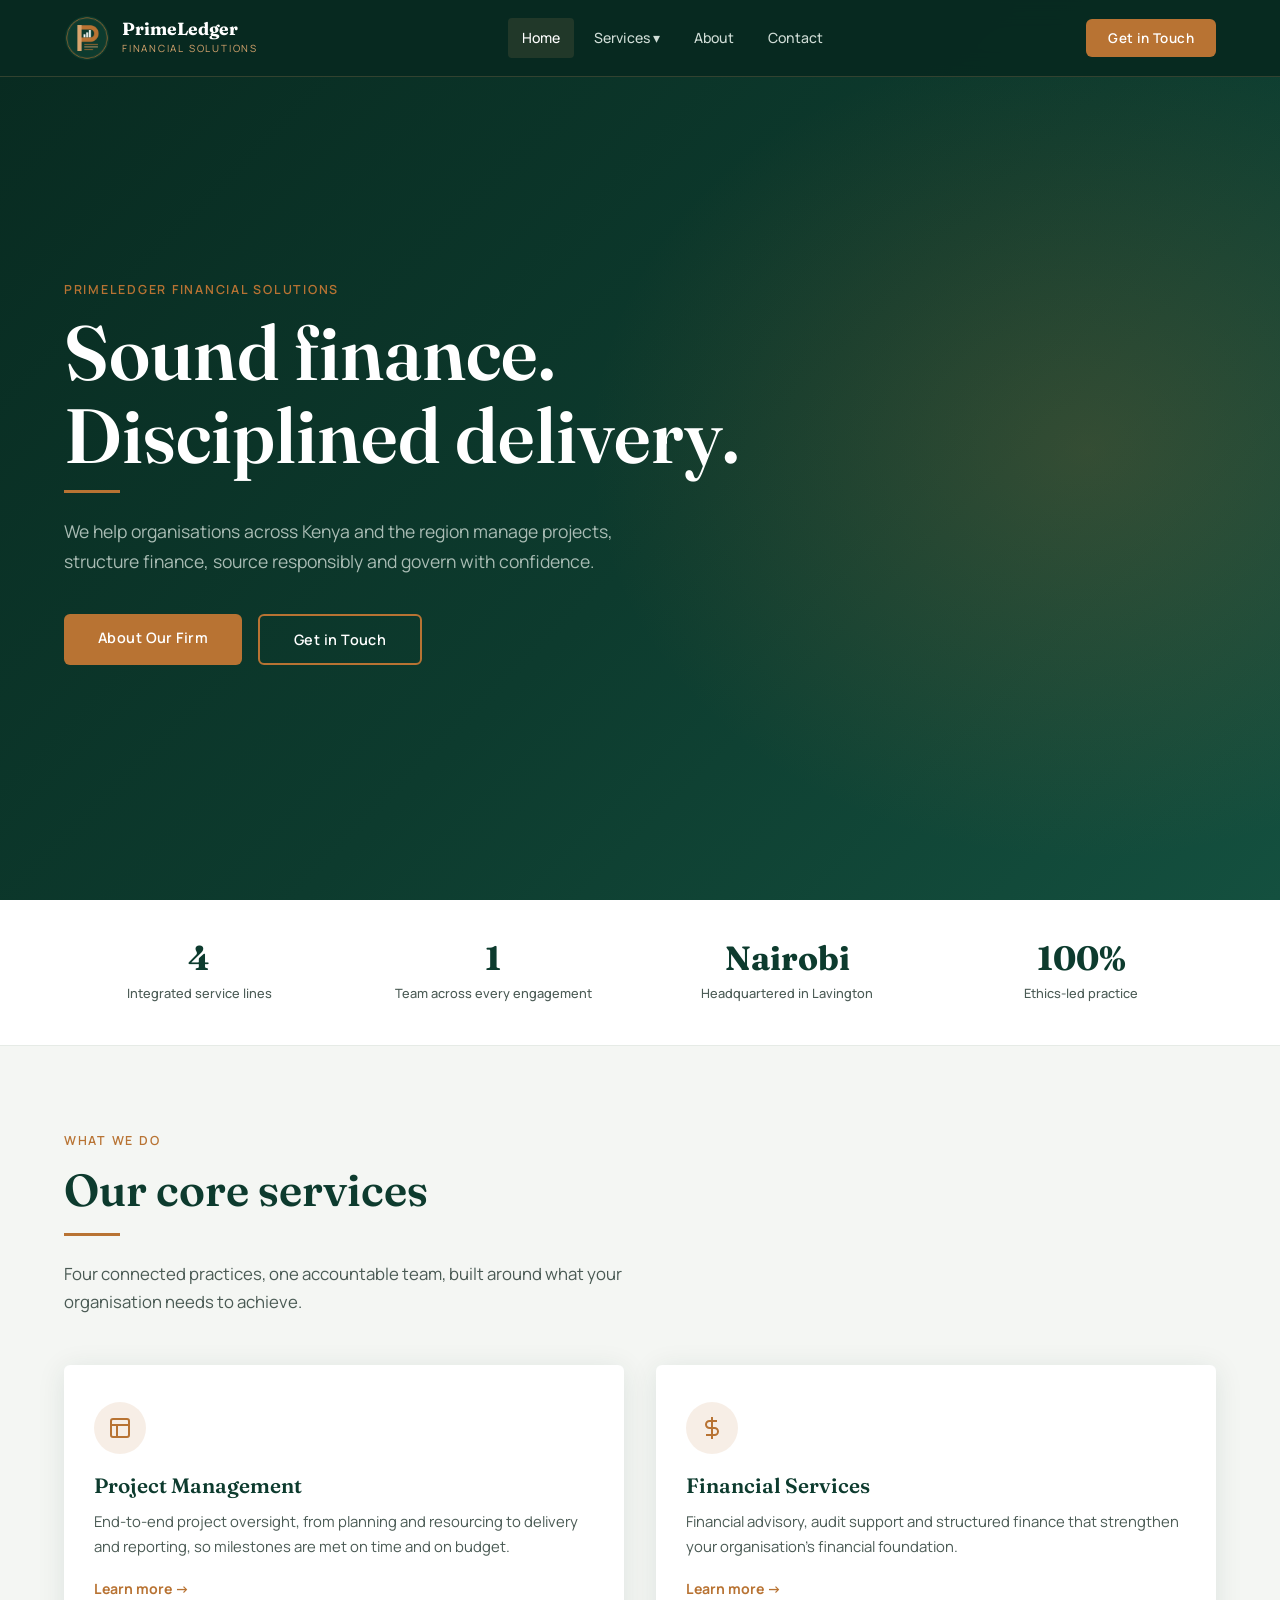
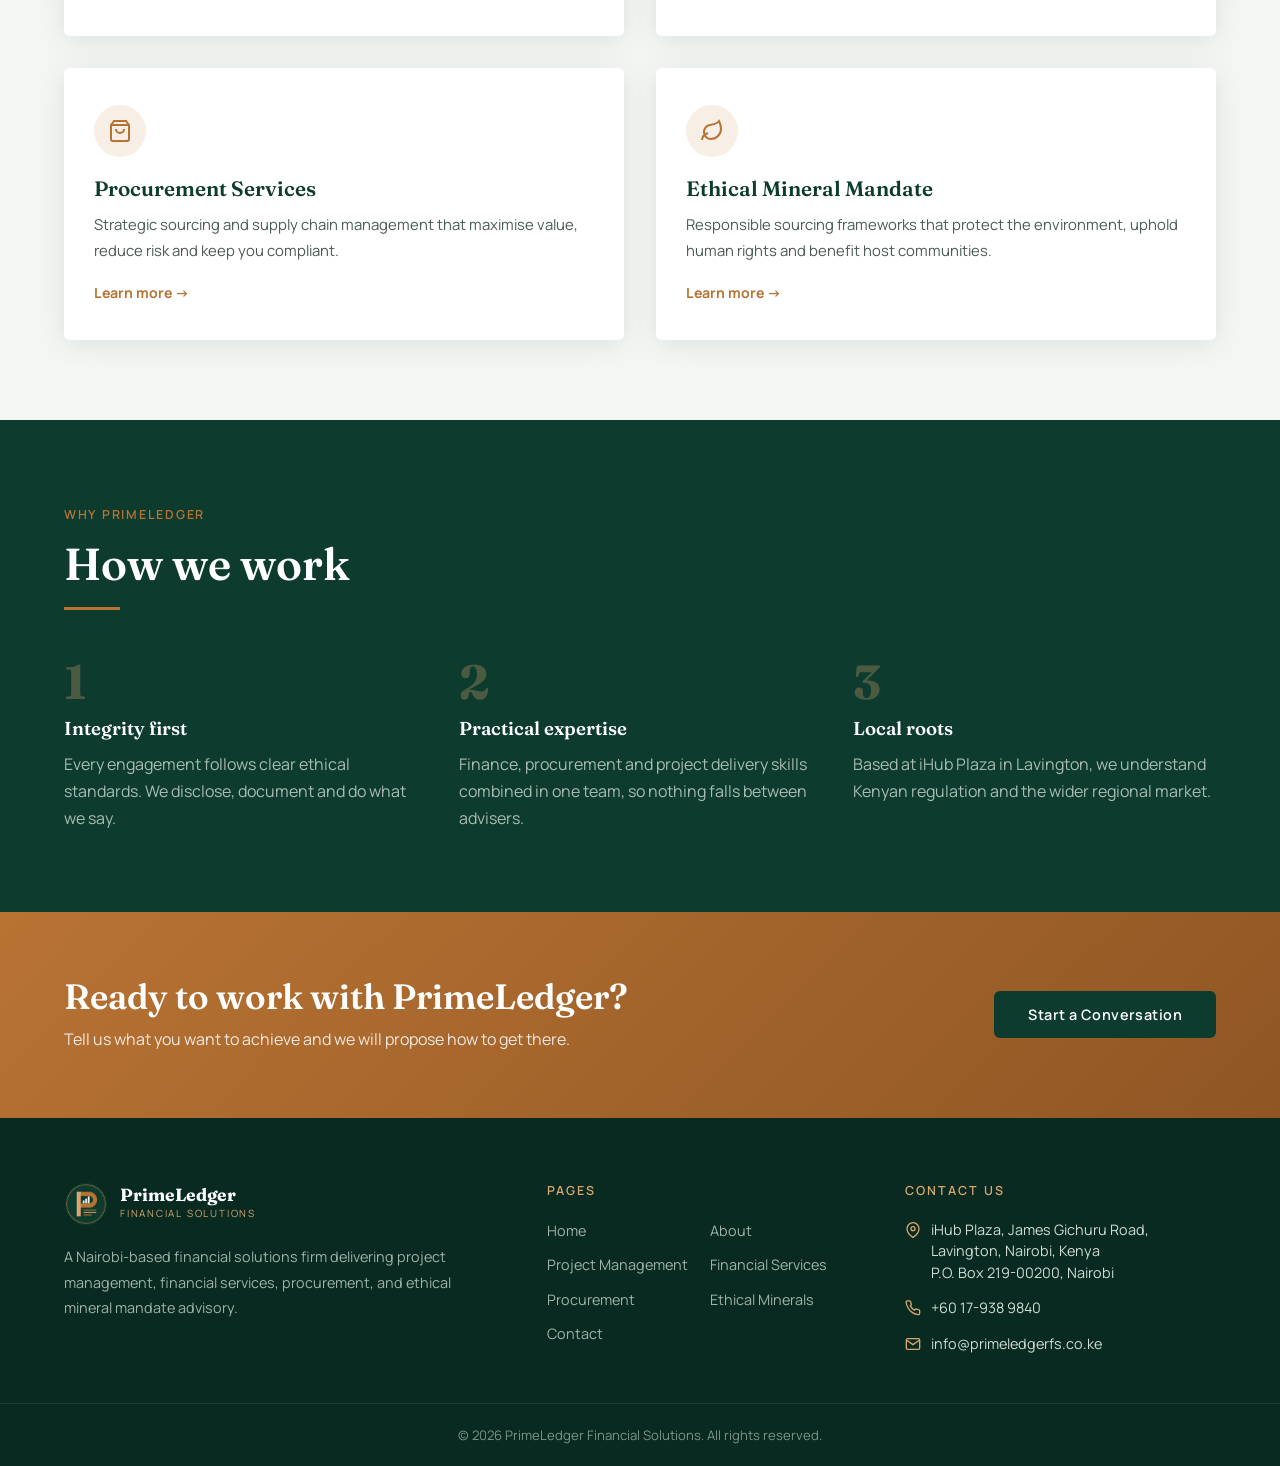
<file: index.html>
<!DOCTYPE html>
<html lang="en">
<head>
  <meta charset="UTF-8">
  <meta name="viewport" content="width=device-width, initial-scale=1.0">
  <title>Home | PrimeLedger Financial Solutions</title>
  <meta name="description" content="PrimeLedger Financial Solutions — project management, financial services, procurement and ethical mineral mandate advisory in Nairobi, Kenya.">
  <link rel="stylesheet" href="style.css">
  <link rel="icon" href="logo.png" type="image/png">
</head>
<body>
  <div id="header-placeholder"></div>
  <main>
    <section class="hero"><div class="container hero__content">
      <span class="section__label">PrimeLedger Financial Solutions</span>
      <h1 class="hero__title">Sound finance.<br>Disciplined delivery.</h1>
      <div class="gold-bar"></div>
      <p class="hero__sub">We help organisations across Kenya and the region manage projects, structure finance, source responsibly and govern with confidence.</p>
      <div class="hero__actions"><a href="about.html" class="btn btn--gold">About Our Firm</a><a href="contact.html" class="btn btn--outline">Get in Touch</a></div>
    </div></section>

    <section class="stats"><div class="container stats__grid">
      <div><span class="stat__num">4</span><span class="stat__label">Integrated service lines</span></div>
      <div><span class="stat__num">1</span><span class="stat__label">Team across every engagement</span></div>
      <div><span class="stat__num">Nairobi</span><span class="stat__label">Headquartered in Lavington</span></div>
      <div><span class="stat__num">100%</span><span class="stat__label">Ethics-led practice</span></div>
    </div></section>

    <section class="section"><div class="container">
      <span class="section__label">What We Do</span><h2 class="section__title">Our core services</h2><div class="gold-bar"></div>
      <p class="section__subtitle">Four connected practices, one accountable team, built around what your organisation needs to achieve.</p>
      <div class="grid-2"><a href="project-management.html" class="card service-card"><div class="card__icon"><svg width="24" height="24" fill="none" stroke="currentColor" stroke-width="2" viewBox="0 0 24 24"><rect x="3" y="3" width="18" height="18" rx="2"/><path d="M3 9h18M9 21V9"/></svg></div><h3>Project Management</h3><p>End-to-end project oversight, from planning and resourcing to delivery and reporting, so milestones are met on time and on budget.</p><span class="service-card__link">Learn more &rarr;</span></a><a href="financial-services.html" class="card service-card"><div class="card__icon"><svg width="24" height="24" fill="none" stroke="currentColor" stroke-width="2" viewBox="0 0 24 24"><line x1="12" y1="1" x2="12" y2="23"/><path d="M17 5H9.5a3.5 3.5 0 000 7h5a3.5 3.5 0 010 7H6"/></svg></div><h3>Financial Services</h3><p>Financial advisory, audit support and structured finance that strengthen your organisation’s financial foundation.</p><span class="service-card__link">Learn more &rarr;</span></a><a href="procurement-services.html" class="card service-card"><div class="card__icon"><svg width="24" height="24" fill="none" stroke="currentColor" stroke-width="2" viewBox="0 0 24 24"><path d="M6 2L3 6v14a2 2 0 002 2h14a2 2 0 002-2V6l-3-4z"/><line x1="3" y1="6" x2="21" y2="6"/><path d="M16 10a4 4 0 01-8 0"/></svg></div><h3>Procurement Services</h3><p>Strategic sourcing and supply chain management that maximise value, reduce risk and keep you compliant.</p><span class="service-card__link">Learn more &rarr;</span></a><a href="ethical-mineral-mandate.html" class="card service-card"><div class="card__icon"><svg width="24" height="24" fill="none" stroke="currentColor" stroke-width="2" viewBox="0 0 24 24"><path d="M11 20A7 7 0 019.8 6.1C15.5 5 17 4.5 19 2c1 2 2 4.2 2 8 0 5.5-4.8 10-10 10z"/><path d="M2 21c0-3 1.9-5.3 6-7"/></svg></div><h3>Ethical Mineral Mandate</h3><p>Responsible sourcing frameworks that protect the environment, uphold human rights and benefit host communities.</p><span class="service-card__link">Learn more &rarr;</span></a></div>
    </div></section>

    <section class="section section--dark"><div class="container">
      <span class="section__label">Why PrimeLedger</span><h2 class="section__title">How we work</h2><div class="gold-bar"></div>
      <div class="grid-3 mtop">
        <div class="pillar"><div class="pillar__num">1</div><h3>Integrity first</h3><p>Every engagement follows clear ethical standards. We disclose, document and do what we say.</p></div>
        <div class="pillar"><div class="pillar__num">2</div><h3>Practical expertise</h3><p>Finance, procurement and project delivery skills combined in one team, so nothing falls between advisers.</p></div>
        <div class="pillar"><div class="pillar__num">3</div><h3>Local roots</h3><p>Based at iHub Plaza in Lavington, we understand Kenyan regulation and the wider regional market.</p></div>
      </div>
    </div></section>

    <section class="cta"><div class="container cta__inner">
      <div><h2>Ready to work with PrimeLedger?</h2><p>Tell us what you want to achieve and we will propose how to get there.</p></div><a href="contact.html" class="btn btn--gold">Start a Conversation</a>
    </div></section>
  </main>
  <div id="footer-placeholder"></div>
  <script src="components.js"></script>
</body>
</html>
</file>
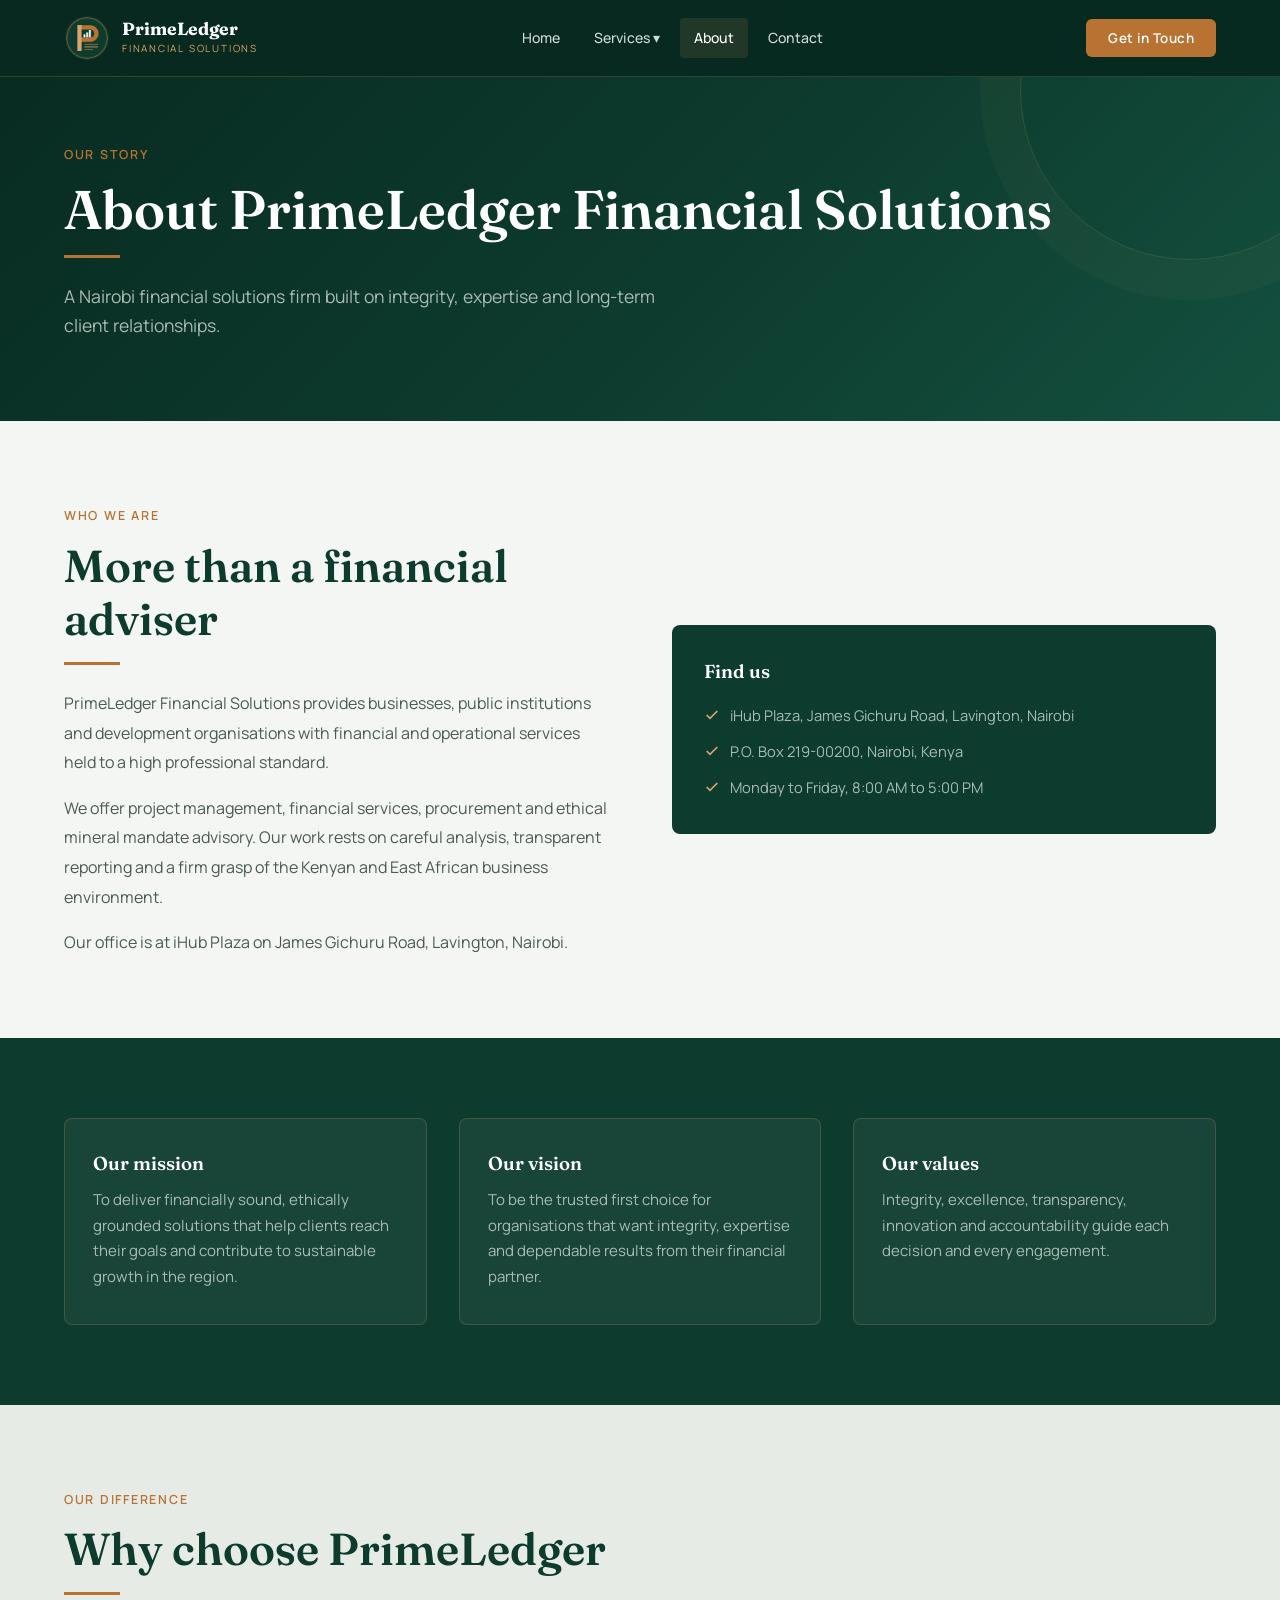
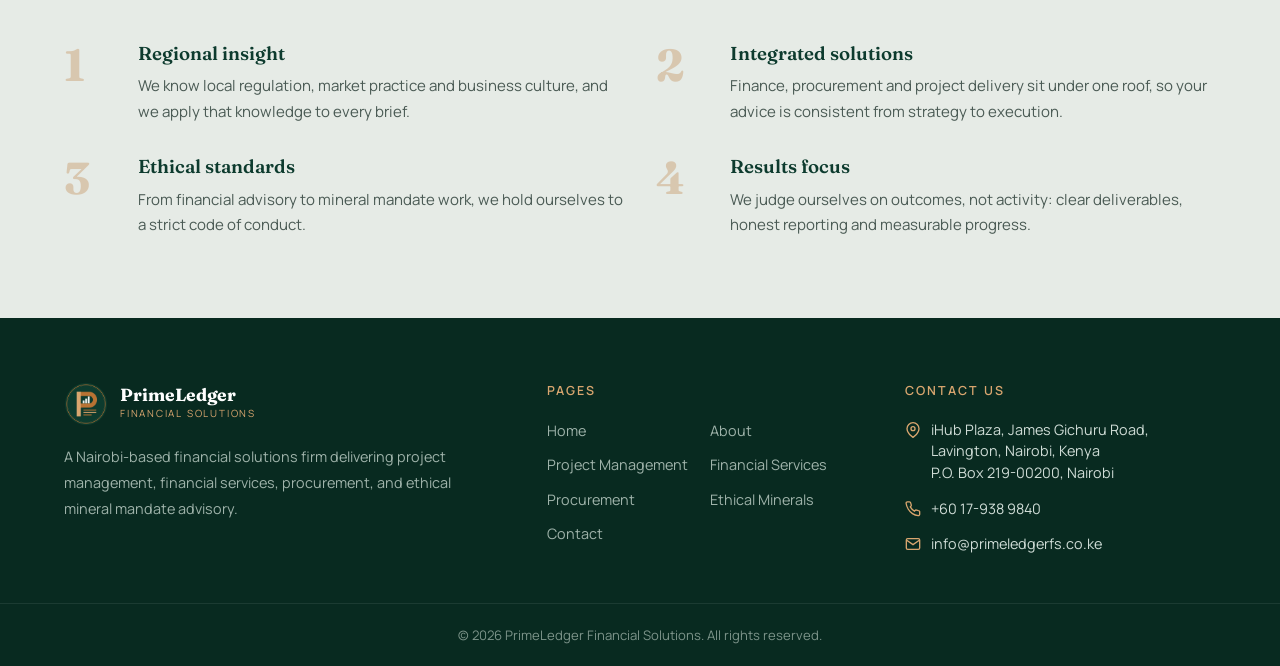
<file: about.html>
<!DOCTYPE html>
<html lang="en">
<head>
  <meta charset="UTF-8">
  <meta name="viewport" content="width=device-width, initial-scale=1.0">
  <title>About Us | PrimeLedger Financial Solutions</title>
  <meta name="description" content="PrimeLedger Financial Solutions — project management, financial services, procurement and ethical mineral mandate advisory in Nairobi, Kenya.">
  <link rel="stylesheet" href="style.css">
  <link rel="icon" href="logo.png" type="image/png">
</head>
<body>
  <div id="header-placeholder"></div>
  <main>
    <section class="page-hero"><div class="container">
      <span class="section__label">Our Story</span><h1>About PrimeLedger Financial Solutions</h1><div class="gold-bar"></div><p>A Nairobi financial solutions firm built on integrity, expertise and long-term client relationships.</p>
    </div></section>
    <section class="section"><div class="container split">
      <div class="lead">
        <span class="section__label">Who We Are</span><h2 class="section__title">More than a financial adviser</h2><div class="gold-bar"></div>
        <p>PrimeLedger Financial Solutions provides businesses, public institutions and development organisations with financial and operational services held to a high professional standard.</p>
        <p>We offer project management, financial services, procurement and ethical mineral mandate advisory. Our work rests on careful analysis, transparent reporting and a firm grasp of the Kenyan and East African business environment.</p>
        <p>Our office is at iHub Plaza on James Gichuru Road, Lavington, Nairobi.</p>
      </div>
      <div class="panel"><h3>Find us</h3>
        <ul class="ticks"><li><svg width="16" height="16" fill="none" stroke="#D9A66F" stroke-width="2.5" viewBox="0 0 24 24"><polyline points="20 6 9 17 4 12"/></svg><span>iHub Plaza, James Gichuru Road, Lavington, Nairobi</span></li><li><svg width="16" height="16" fill="none" stroke="#D9A66F" stroke-width="2.5" viewBox="0 0 24 24"><polyline points="20 6 9 17 4 12"/></svg><span>P.O. Box 219-00200, Nairobi, Kenya</span></li><li><svg width="16" height="16" fill="none" stroke="#D9A66F" stroke-width="2.5" viewBox="0 0 24 24"><polyline points="20 6 9 17 4 12"/></svg><span>Monday to Friday, 8:00 AM to 5:00 PM</span></li></ul>
      </div>
    </div></section>

    <section class="section section--dark"><div class="container grid-3">
      <div class="mv"><h3>Our mission</h3><p>To deliver financially sound, ethically grounded solutions that help clients reach their goals and contribute to sustainable growth in the region.</p></div>
      <div class="mv"><h3>Our vision</h3><p>To be the trusted first choice for organisations that want integrity, expertise and dependable results from their financial partner.</p></div>
      <div class="mv"><h3>Our values</h3><p>Integrity, excellence, transparency, innovation and accountability guide each decision and every engagement.</p></div>
    </div></section>

    <section class="section section--alt"><div class="container">
      <span class="section__label">Our Difference</span><h2 class="section__title">Why choose PrimeLedger</h2><div class="gold-bar"></div>
      <div class="grid-2 mtop">
        <div class="diff"><div class="diff__num">1</div><div><h3>Regional insight</h3><p>We know local regulation, market practice and business culture, and we apply that knowledge to every brief.</p></div></div>
        <div class="diff"><div class="diff__num">2</div><div><h3>Integrated solutions</h3><p>Finance, procurement and project delivery sit under one roof, so your advice is consistent from strategy to execution.</p></div></div>
        <div class="diff"><div class="diff__num">3</div><div><h3>Ethical standards</h3><p>From financial advisory to mineral mandate work, we hold ourselves to a strict code of conduct.</p></div></div>
        <div class="diff"><div class="diff__num">4</div><div><h3>Results focus</h3><p>We judge ourselves on outcomes, not activity: clear deliverables, honest reporting and measurable progress.</p></div></div>
      </div>
    </div></section>
  </main>
  <div id="footer-placeholder"></div>
  <script src="components.js"></script>
</body>
</html>
</file>
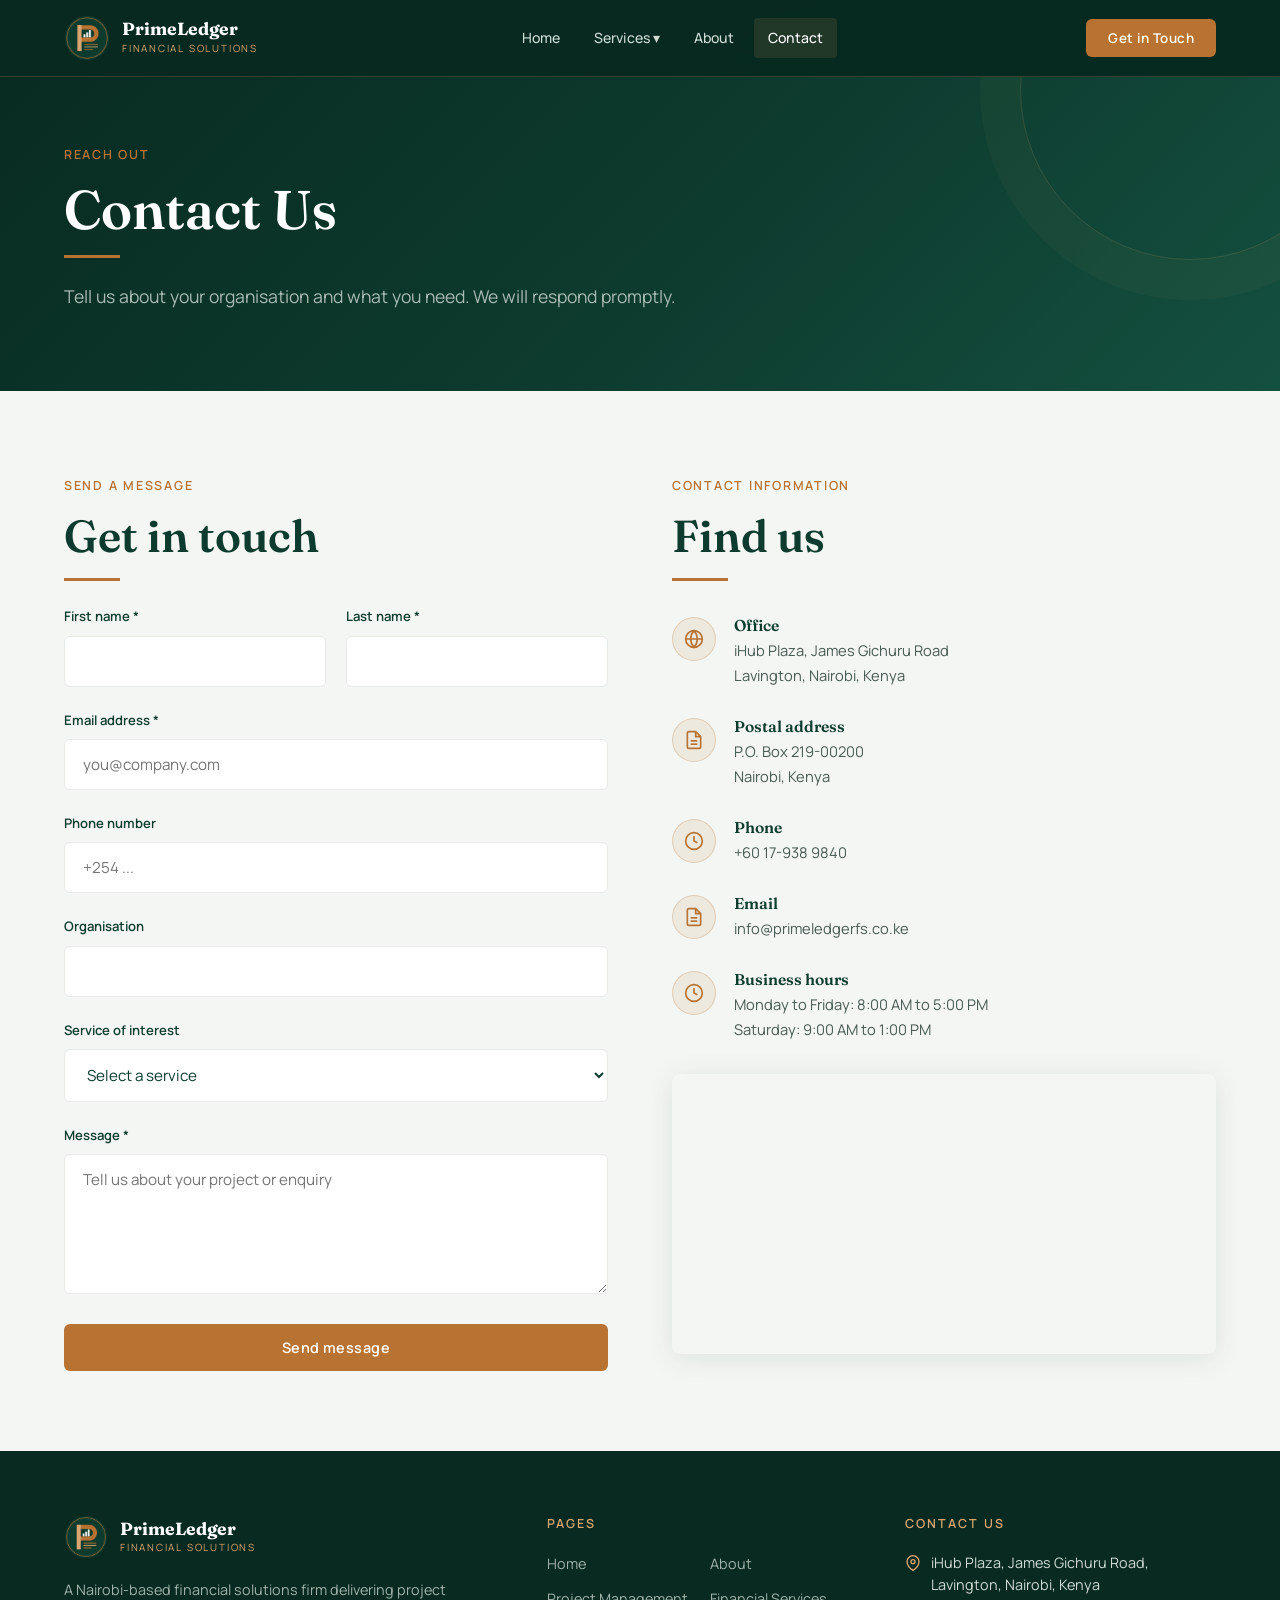
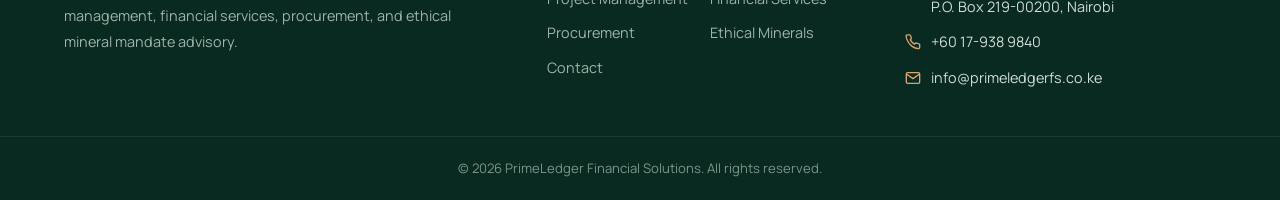
<file: contact.html>
<!DOCTYPE html>
<html lang="en">
<head>
  <meta charset="UTF-8">
  <meta name="viewport" content="width=device-width, initial-scale=1.0">
  <title>Contact Us | PrimeLedger Financial Solutions</title>
  <meta name="description" content="PrimeLedger Financial Solutions — project management, financial services, procurement and ethical mineral mandate advisory in Nairobi, Kenya.">
  <link rel="stylesheet" href="style.css">
  <link rel="icon" href="logo.png" type="image/png">
</head>
<body>
  <div id="header-placeholder"></div>
  <main>
    <section class="page-hero"><div class="container">
      <span class="section__label">Reach Out</span><h1>Contact Us</h1><div class="gold-bar"></div><p>Tell us about your organisation and what you need. We will respond promptly.</p>
    </div></section>
    <section class="section"><div class="container grid-2" style="gap:64px;align-items:start">
      <div>
        <span class="section__label">Send a Message</span><h2 class="section__title">Get in touch</h2><div class="gold-bar"></div>
        <!-- FORMSPREE: create a form at formspree.io and replace YOUR_FORM_ID below -->
        <form id="contact-form" action="https://formspree.io/f/mqpejoka" method="POST" novalidate>
          <div class="grid-2" style="gap:20px">
            <div class="form-group"><label for="first-name">First name *</label><input type="text" id="first-name" name="first_name" required autocomplete="given-name"></div>
            <div class="form-group"><label for="last-name">Last name *</label><input type="text" id="last-name" name="last_name" required autocomplete="family-name"></div>
          </div>
          <div class="form-group"><label for="email">Email address *</label><input type="email" id="email" name="email" required autocomplete="email" placeholder="you@company.com"></div>
          <div class="form-group"><label for="phone">Phone number</label><input type="tel" id="phone" name="phone" autocomplete="tel" placeholder="+254 ..."></div>
          <div class="form-group"><label for="organisation">Organisation</label><input type="text" id="organisation" name="organisation" autocomplete="organization"></div>
          <div class="form-group"><label for="service">Service of interest</label>
            <select id="service" name="service"><option value="" disabled selected>Select a service</option><option>Project Management</option><option>Financial Services</option><option>Procurement Services</option><option>Ethical Mineral Mandate</option><option>General enquiry</option></select></div>
          <div class="form-group"><label for="message">Message *</label><textarea id="message" name="message" required placeholder="Tell us about your project or enquiry"></textarea></div>
          <input type="hidden" name="_subject" value="New enquiry from PrimeLedger Financial Solutions website">
          <input type="text" name="_gotcha" style="display:none" tabindex="-1" autocomplete="off">
          <button type="submit" class="btn btn--gold btn--full" id="submit-btn">Send message</button>
          <div id="form-success" class="form-msg form-msg--ok" role="status">Thank you. Your message has been sent and we will be in touch shortly.</div>
          <div id="form-error" class="form-msg form-msg--err" role="alert">Your message was not sent. Please try again or email us directly.</div>
        </form>
      </div>
      <div>
        <span class="section__label">Contact Information</span><h2 class="section__title">Find us</h2><div class="gold-bar"></div>
        <div class="info">
          <div class="info__item"><div class="info__icon"><svg width="20" height="20" fill="none" stroke="currentColor" stroke-width="2" viewBox="0 0 24 24"><circle cx="12" cy="12" r="10"/><path d="M2 12h20M12 2a15.3 15.3 0 014 10 15.3 15.3 0 01-4 10 15.3 15.3 0 01-4-10 15.3 15.3 0 014-10z"/></svg></div><div><h4>Office</h4><p>iHub Plaza, James Gichuru Road<br>Lavington, Nairobi, Kenya</p></div></div>
          <div class="info__item"><div class="info__icon"><svg width="20" height="20" fill="none" stroke="currentColor" stroke-width="2" viewBox="0 0 24 24"><path d="M14 2H6a2 2 0 00-2 2v16a2 2 0 002 2h12a2 2 0 002-2V8z"/><polyline points="14 2 14 8 20 8"/><line x1="16" y1="13" x2="8" y2="13"/><line x1="16" y1="17" x2="8" y2="17"/></svg></div><div><h4>Postal address</h4><p>P.O. Box 219-00200<br>Nairobi, Kenya</p></div></div>
          <div class="info__item"><div class="info__icon"><svg width="20" height="20" fill="none" stroke="currentColor" stroke-width="2" viewBox="0 0 24 24"><circle cx="12" cy="12" r="10"/><polyline points="12 6 12 12 16 14"/></svg></div><div><h4>Phone</h4><p><a href="tel:+60 17-938 9840">+60 17-938 9840</a></p></div></div>
          <div class="info__item"><div class="info__icon"><svg width="20" height="20" fill="none" stroke="currentColor" stroke-width="2" viewBox="0 0 24 24"><path d="M14 2H6a2 2 0 00-2 2v16a2 2 0 002 2h12a2 2 0 002-2V8z"/><polyline points="14 2 14 8 20 8"/><line x1="16" y1="13" x2="8" y2="13"/><line x1="16" y1="17" x2="8" y2="17"/></svg></div><div><h4>Email</h4><p><a href="mailto:info@primeledgerfs.co.ke?subject=Enquiry%20About%20Your%20Services">info@primeledgerfs.co.ke</a></p></div></div>
          <div class="info__item"><div class="info__icon"><svg width="20" height="20" fill="none" stroke="currentColor" stroke-width="2" viewBox="0 0 24 24"><circle cx="12" cy="12" r="10"/><polyline points="12 6 12 12 16 14"/></svg></div><div><h4>Business hours</h4><p>Monday to Friday: 8:00 AM to 5:00 PM<br>Saturday: 9:00 AM to 1:00 PM</p></div></div>
        </div>
        <iframe class="map" title="Map of iHub Plaza, James Gichuru Road, Lavington" loading="lazy" src="https://www.google.com/maps?q=iHub+Plaza+James+Gichuru+Road+Lavington+Nairobi&output=embed"></iframe>
      </div>
    </div></section>
    <script>
      const form=document.getElementById('contact-form'),btn=document.getElementById('submit-btn'),ok=document.getElementById('form-success'),bad=document.getElementById('form-error');
      form.addEventListener('submit',async e=>{
        e.preventDefault();ok.style.display=bad.style.display='none';
        if(!form.checkValidity()){form.reportValidity();return;}
        btn.textContent='Sending…';btn.disabled=true;
        try{const r=await fetch(form.action,{method:'POST',body:new FormData(form),headers:{Accept:'application/json'}});
          if(r.ok){form.reset();ok.style.display='block';}else bad.style.display='block';}
        catch{bad.style.display='block';}
        finally{btn.textContent='Send message';btn.disabled=false;}
      });
    </script>
  </main>
  <div id="footer-placeholder"></div>
  <script src="components.js"></script>
</body>
</html>
</file>
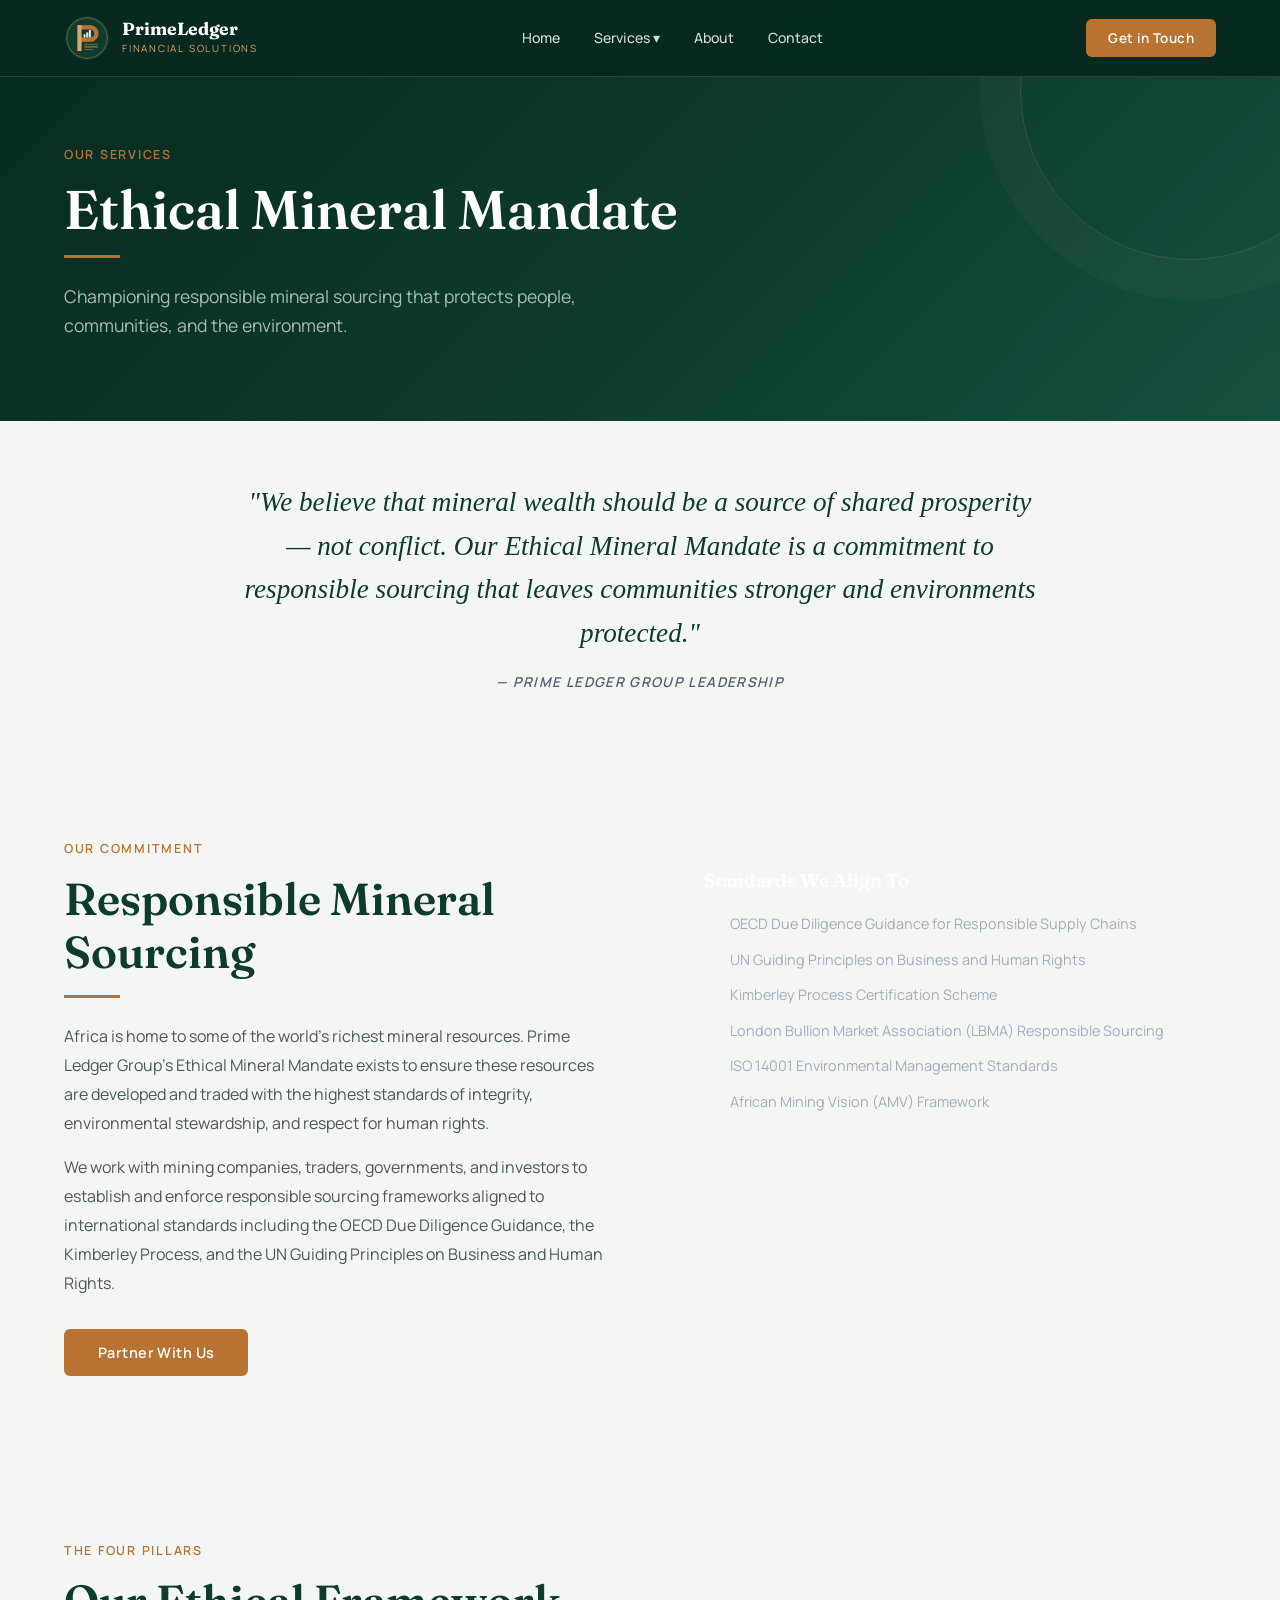
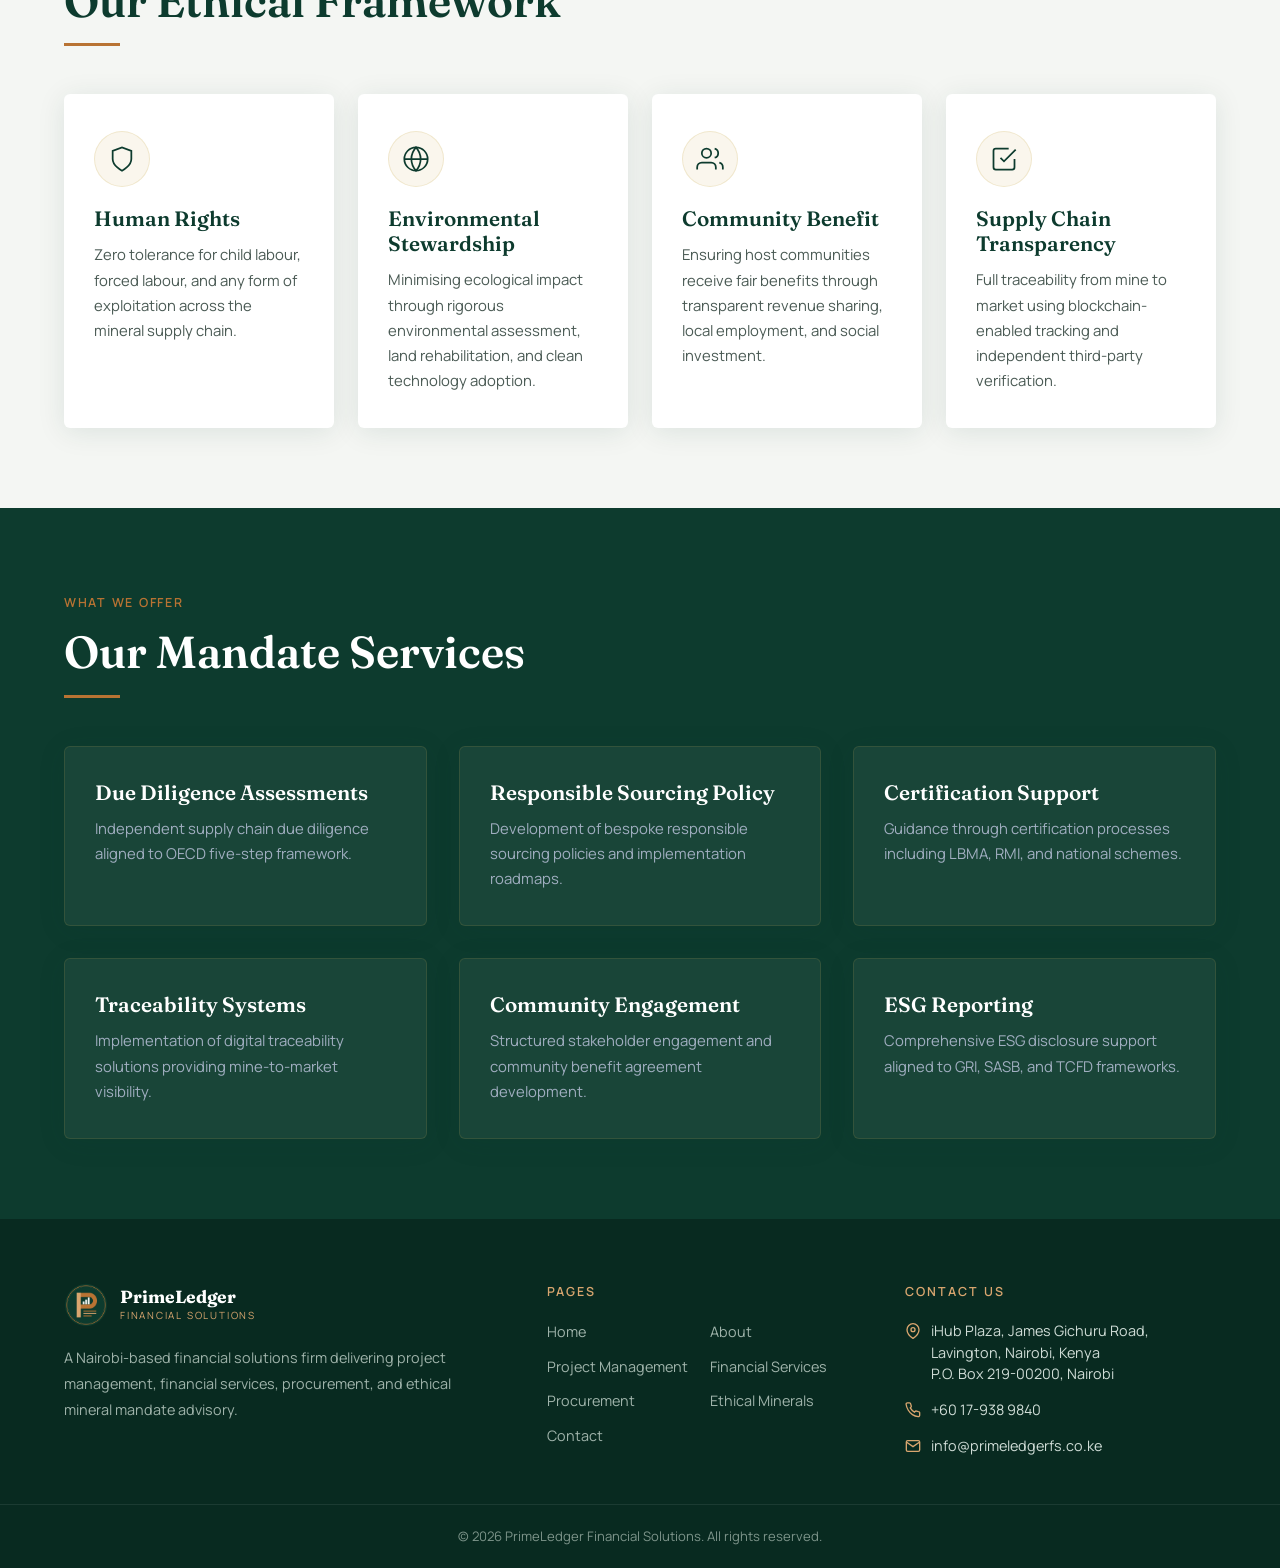
<file: Ethical mineral mandate.html>
<!DOCTYPE html>
<html lang="en">
<head>
  <meta charset="UTF-8">
  <meta name="viewport" content="width=device-width, initial-scale=1.0">
  <title>Ethical Mineral Mandate | Prime Ledger Group</title>
  <link rel="stylesheet" href="style.css">
  <link rel="icon" href="logo.png" type="image/png">
</head>
<body>

  <div id="header-placeholder"></div>

  <main>

    <!-- HERO -->
    <section class="page-hero">
      <div class="container">
        <span class="section__label">Our Services</span>
        <h1>Ethical Mineral Mandate</h1>
        <div class="gold-bar"></div>
        <p>Championing responsible mineral sourcing that protects people, communities, and the environment.</p>
      </div>
    </section>

    <!-- MISSION STATEMENT -->
    <section class="emm-mission">
      <div class="container emm-mission__inner">
        <blockquote>
          "We believe that mineral wealth should be a source of shared prosperity — not conflict. Our Ethical Mineral Mandate is a commitment to responsible sourcing that leaves communities stronger and environments protected."
        </blockquote>
        <cite>— Prime Ledger Group Leadership</cite>
      </div>
    </section>

    <!-- INTRO -->
    <section class="section">
      <div class="container emm-intro">
        <div>
          <span class="section__label">Our Commitment</span>
          <h2 class="section__title">Responsible Mineral Sourcing</h2>
          <div class="gold-bar"></div>
          <p>Africa is home to some of the world's richest mineral resources. Prime Ledger Group's Ethical Mineral Mandate exists to ensure these resources are developed and traded with the highest standards of integrity, environmental stewardship, and respect for human rights.</p>
          <p style="margin-top:16px;">We work with mining companies, traders, governments, and investors to establish and enforce responsible sourcing frameworks aligned to international standards including the OECD Due Diligence Guidance, the Kimberley Process, and the UN Guiding Principles on Business and Human Rights.</p>
          <a href="contact.html" class="btn btn--gold" style="margin-top:32px;">Partner With Us</a>
        </div>
        <div class="emm-standards">
          <h3>Standards We Align To</h3>
          <ul class="standards-list">
            <li>
              <svg width="16" height="16" fill="none" stroke="var(--gold)" stroke-width="2.5" viewBox="0 0 24 24"><polyline points="20 6 9 17 4 12"/></svg>
              OECD Due Diligence Guidance for Responsible Supply Chains
            </li>
            <li>
              <svg width="16" height="16" fill="none" stroke="var(--gold)" stroke-width="2.5" viewBox="0 0 24 24"><polyline points="20 6 9 17 4 12"/></svg>
              UN Guiding Principles on Business and Human Rights
            </li>
            <li>
              <svg width="16" height="16" fill="none" stroke="var(--gold)" stroke-width="2.5" viewBox="0 0 24 24"><polyline points="20 6 9 17 4 12"/></svg>
              Kimberley Process Certification Scheme
            </li>
            <li>
              <svg width="16" height="16" fill="none" stroke="var(--gold)" stroke-width="2.5" viewBox="0 0 24 24"><polyline points="20 6 9 17 4 12"/></svg>
              London Bullion Market Association (LBMA) Responsible Sourcing
            </li>
            <li>
              <svg width="16" height="16" fill="none" stroke="var(--gold)" stroke-width="2.5" viewBox="0 0 24 24"><polyline points="20 6 9 17 4 12"/></svg>
              ISO 14001 Environmental Management Standards
            </li>
            <li>
              <svg width="16" height="16" fill="none" stroke="var(--gold)" stroke-width="2.5" viewBox="0 0 24 24"><polyline points="20 6 9 17 4 12"/></svg>
              African Mining Vision (AMV) Framework
            </li>
          </ul>
        </div>
      </div>
    </section>

    <!-- PILLARS -->
    <section class="section" style="background:var(--cream-dark);">
      <div class="container">
        <span class="section__label">The Four Pillars</span>
        <h2 class="section__title">Our Ethical Framework</h2>
        <div class="gold-bar"></div>
        <div class="grid-4" style="margin-top:48px;">
          <div class="card emm-pillar">
            <div class="pillar-icon">
              <svg width="28" height="28" fill="none" stroke="currentColor" stroke-width="1.5" viewBox="0 0 24 24"><path d="M12 22s8-4 8-10V5l-8-3-8 3v7c0 6 8 10 8 10z"/></svg>
            </div>
            <h3>Human Rights</h3>
            <p>Zero tolerance for child labour, forced labour, and any form of exploitation across the mineral supply chain.</p>
          </div>
          <div class="card emm-pillar">
            <div class="pillar-icon">
              <svg width="28" height="28" fill="none" stroke="currentColor" stroke-width="1.5" viewBox="0 0 24 24"><circle cx="12" cy="12" r="10"/><path d="M2 12h20M12 2a15.3 15.3 0 014 10 15.3 15.3 0 01-4 10 15.3 15.3 0 01-4-10 15.3 15.3 0 014-10z"/></svg>
            </div>
            <h3>Environmental Stewardship</h3>
            <p>Minimising ecological impact through rigorous environmental assessment, land rehabilitation, and clean technology adoption.</p>
          </div>
          <div class="card emm-pillar">
            <div class="pillar-icon">
              <svg width="28" height="28" fill="none" stroke="currentColor" stroke-width="1.5" viewBox="0 0 24 24"><path d="M17 21v-2a4 4 0 00-4-4H5a4 4 0 00-4 4v2"/><circle cx="9" cy="7" r="4"/><path d="M23 21v-2a4 4 0 00-3-3.87M16 3.13a4 4 0 010 7.75"/></svg>
            </div>
            <h3>Community Benefit</h3>
            <p>Ensuring host communities receive fair benefits through transparent revenue sharing, local employment, and social investment.</p>
          </div>
          <div class="card emm-pillar">
            <div class="pillar-icon">
              <svg width="28" height="28" fill="none" stroke="currentColor" stroke-width="1.5" viewBox="0 0 24 24"><path d="M9 11l3 3L22 4"/><path d="M21 12v7a2 2 0 01-2 2H5a2 2 0 01-2-2V5a2 2 0 012-2h11"/></svg>
            </div>
            <h3>Supply Chain Transparency</h3>
            <p>Full traceability from mine to market using blockchain-enabled tracking and independent third-party verification.</p>
          </div>
        </div>
      </div>
    </section>

    <!-- SERVICES -->
    <section class="section section--dark">
      <div class="container">
        <span class="section__label">What We Offer</span>
        <h2 class="section__title">Our Mandate Services</h2>
        <div class="gold-bar"></div>
        <div class="grid-3" style="margin-top:48px;">
          <div class="card" style="background:rgba(255,255,255,0.05); border:1px solid rgba(201,168,76,0.15);">
            <h3 style="color:#fff;">Due Diligence Assessments</h3>
            <p style="color:#a0aec0;">Independent supply chain due diligence aligned to OECD five-step framework.</p>
          </div>
          <div class="card" style="background:rgba(255,255,255,0.05); border:1px solid rgba(201,168,76,0.15);">
            <h3 style="color:#fff;">Responsible Sourcing Policy</h3>
            <p style="color:#a0aec0;">Development of bespoke responsible sourcing policies and implementation roadmaps.</p>
          </div>
          <div class="card" style="background:rgba(255,255,255,0.05); border:1px solid rgba(201,168,76,0.15);">
            <h3 style="color:#fff;">Certification Support</h3>
            <p style="color:#a0aec0;">Guidance through certification processes including LBMA, RMI, and national schemes.</p>
          </div>
          <div class="card" style="background:rgba(255,255,255,0.05); border:1px solid rgba(201,168,76,0.15);">
            <h3 style="color:#fff;">Traceability Systems</h3>
            <p style="color:#a0aec0;">Implementation of digital traceability solutions providing mine-to-market visibility.</p>
          </div>
          <div class="card" style="background:rgba(255,255,255,0.05); border:1px solid rgba(201,168,76,0.15);">
            <h3 style="color:#fff;">Community Engagement</h3>
            <p style="color:#a0aec0;">Structured stakeholder engagement and community benefit agreement development.</p>
          </div>
          <div class="card" style="background:rgba(255,255,255,0.05); border:1px solid rgba(201,168,76,0.15);">
            <h3 style="color:#fff;">ESG Reporting</h3>
            <p style="color:#a0aec0;">Comprehensive ESG disclosure support aligned to GRI, SASB, and TCFD frameworks.</p>
          </div>
        </div>
      </div>
    </section>

  </main>

  <div id="footer-placeholder"></div>
  <script src="components.js"></script>

  <style>
    .emm-mission {
      background: var(--gold);
      padding: 60px 0;
      text-align: center;
    }
    .emm-mission__inner { max-width: 800px; margin: 0 auto; }
    .emm-mission blockquote {
      font-family: 'Cormorant Garamond', serif;
      font-size: clamp(1.2rem, 2.5vw, 1.7rem);
      font-weight: 500;
      color: var(--navy);
      line-height: 1.6;
      font-style: italic;
    }
    .emm-mission cite {
      display: block;
      margin-top: 16px;
      font-size: 0.85rem;
      font-weight: 600;
      letter-spacing: 0.1em;
      color: rgba(11,31,58,0.7);
      text-transform: uppercase;
    }
    .emm-intro { display: grid; grid-template-columns: 1fr 1fr; gap: 64px; align-items: start; }
    .emm-intro p { color: var(--slate); line-height: 1.8; }
    .emm-standards {
      background: var(--navy);
      border-radius: 8px;
      padding: 36px 32px;
    }
    .emm-standards h3 { color: #fff; margin-bottom: 20px; }
    .standards-list { list-style: none; display: flex; flex-direction: column; gap: 14px; }
    .standards-list li {
      display: flex;
      align-items: flex-start;
      gap: 10px;
      color: #a0aec0;
      font-size: 0.9rem;
      line-height: 1.5;
    }
    .standards-list svg { flex-shrink: 0; margin-top: 2px; }
    .emm-pillar .pillar-icon {
      width: 56px; height: 56px;
      border-radius: 50%;
      background: rgba(201,168,76,0.1);
      border: 1px solid rgba(201,168,76,0.2);
      display: flex; align-items: center; justify-content: center;
      color: var(--gold);
      margin-bottom: 20px;
    }
    @media (max-width: 768px) {
      .emm-intro { grid-template-columns: 1fr; }
    }
  </style>

</body>
</html>
</file>
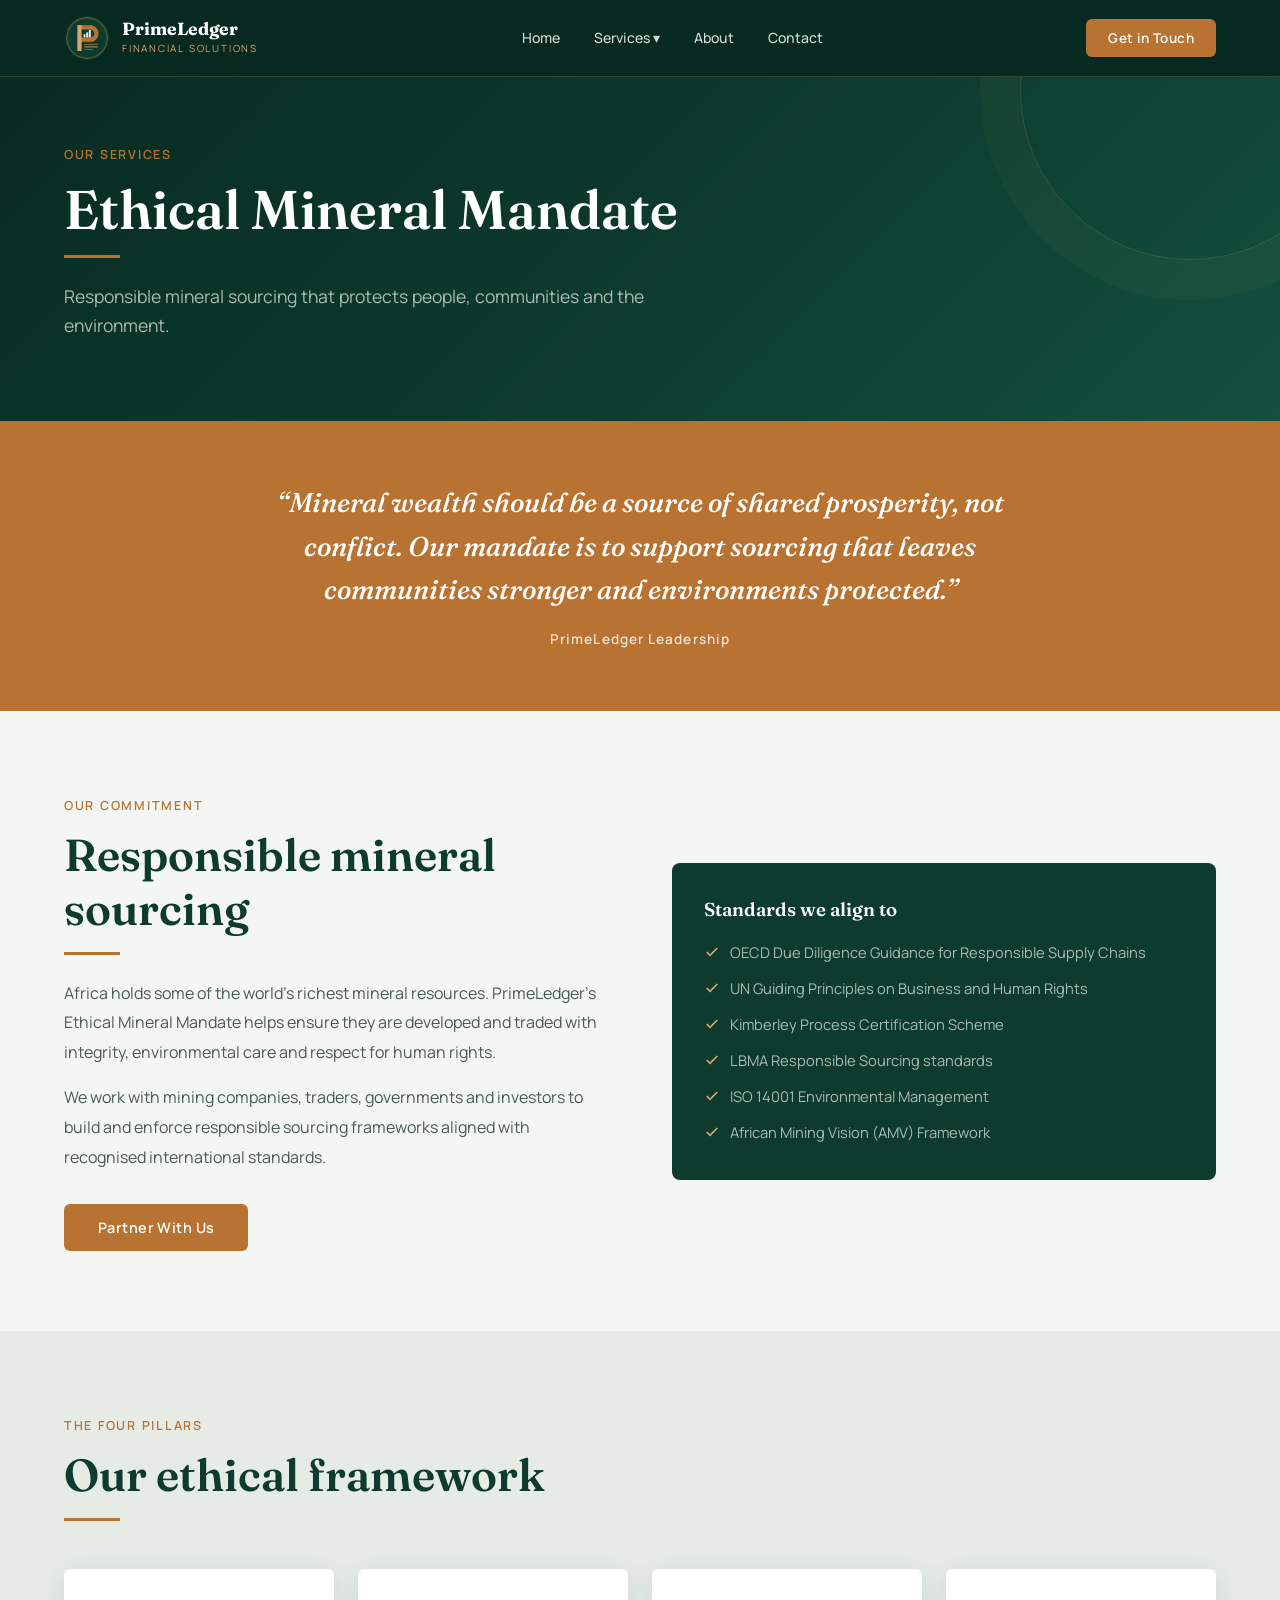
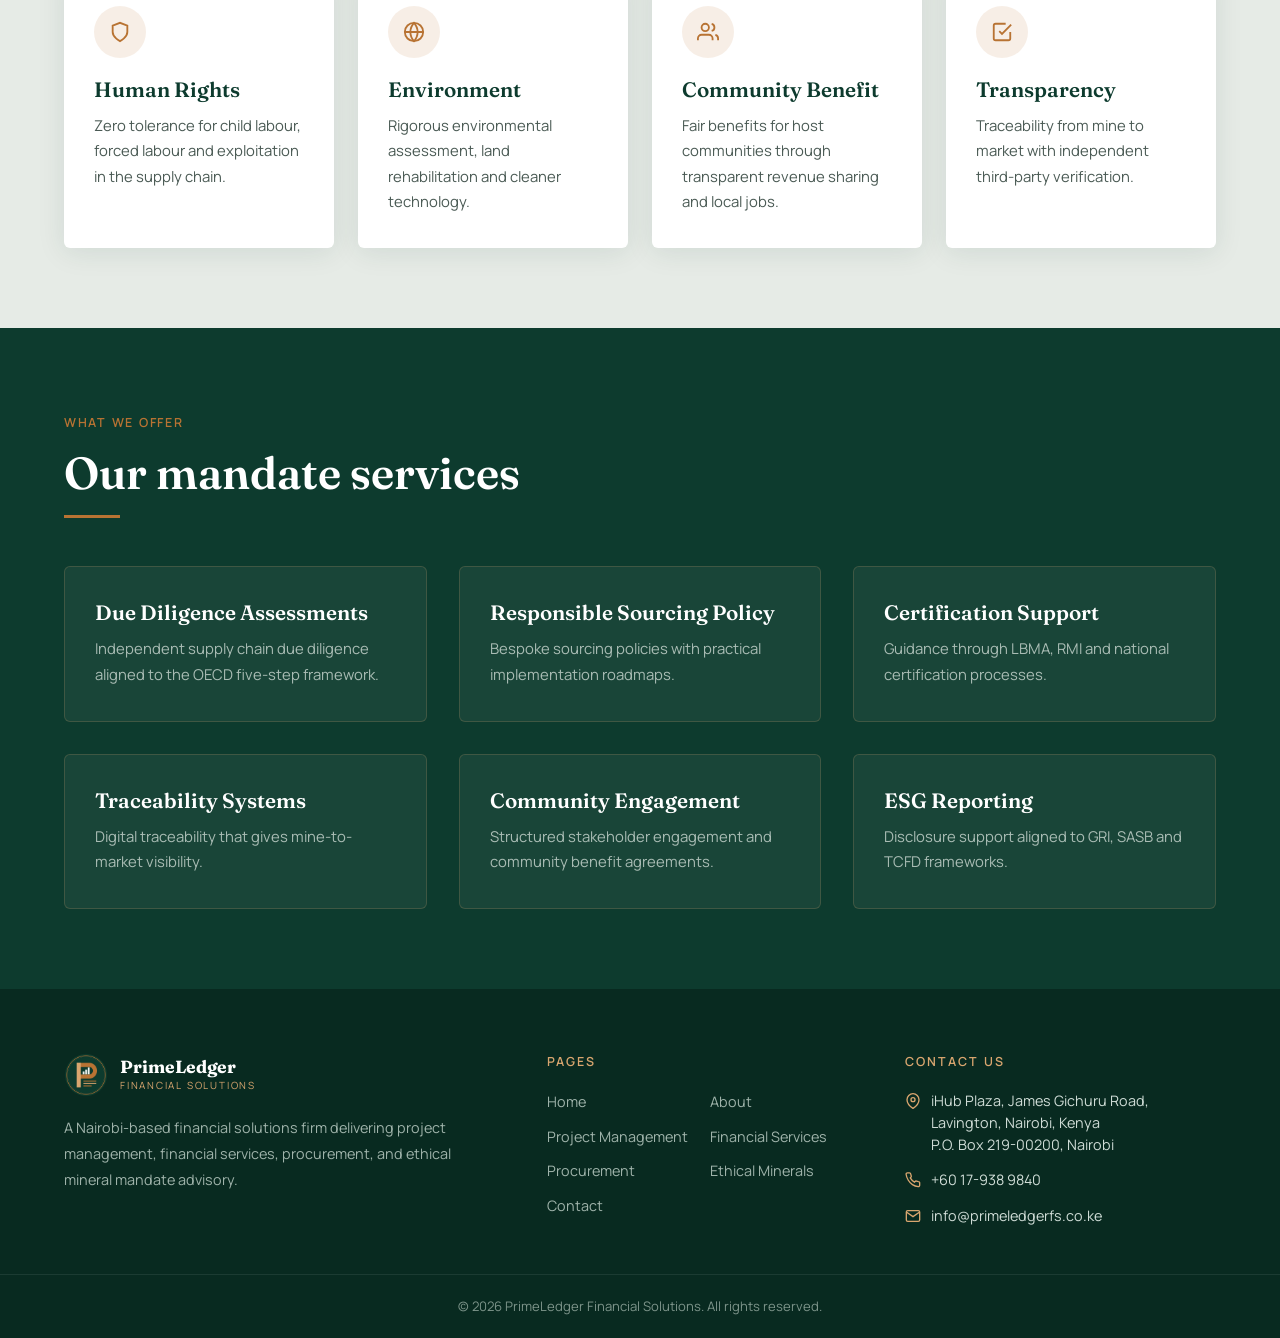
<file: ethical-mineral-mandate.html>
<!DOCTYPE html>
<html lang="en">
<head>
  <meta charset="UTF-8">
  <meta name="viewport" content="width=device-width, initial-scale=1.0">
  <title>Ethical Mineral Mandate | PrimeLedger Financial Solutions</title>
  <meta name="description" content="PrimeLedger Financial Solutions — project management, financial services, procurement and ethical mineral mandate advisory in Nairobi, Kenya.">
  <link rel="stylesheet" href="style.css">
  <link rel="icon" href="logo.png" type="image/png">
</head>
<body>
  <div id="header-placeholder"></div>
  <main>
    <section class="page-hero"><div class="container">
      <span class="section__label">Our Services</span><h1>Ethical Mineral Mandate</h1><div class="gold-bar"></div><p>Responsible mineral sourcing that protects people, communities and the environment.</p>
    </div></section>
    <section class="quote"><div class="container"><blockquote>“Mineral wealth should be a source of shared prosperity, not conflict. Our mandate is to support sourcing that leaves communities stronger and environments protected.”</blockquote><cite>PrimeLedger Leadership</cite></div></section>

    <section class="section"><div class="container split">
      <div class="lead"><span class="section__label">Our Commitment</span><h2 class="section__title">Responsible mineral sourcing</h2><div class="gold-bar"></div>
        <p>Africa holds some of the world’s richest mineral resources. PrimeLedger’s Ethical Mineral Mandate helps ensure they are developed and traded with integrity, environmental care and respect for human rights.</p>
        <p>We work with mining companies, traders, governments and investors to build and enforce responsible sourcing frameworks aligned with recognised international standards.</p>
        <a href="contact.html" class="btn btn--gold mt">Partner With Us</a></div>
      <div class="panel"><h3>Standards we align to</h3><ul class="ticks"><li><svg width="16" height="16" fill="none" stroke="#D9A66F" stroke-width="2.5" viewBox="0 0 24 24"><polyline points="20 6 9 17 4 12"/></svg>OECD Due Diligence Guidance for Responsible Supply Chains</li><li><svg width="16" height="16" fill="none" stroke="#D9A66F" stroke-width="2.5" viewBox="0 0 24 24"><polyline points="20 6 9 17 4 12"/></svg>UN Guiding Principles on Business and Human Rights</li><li><svg width="16" height="16" fill="none" stroke="#D9A66F" stroke-width="2.5" viewBox="0 0 24 24"><polyline points="20 6 9 17 4 12"/></svg>Kimberley Process Certification Scheme</li><li><svg width="16" height="16" fill="none" stroke="#D9A66F" stroke-width="2.5" viewBox="0 0 24 24"><polyline points="20 6 9 17 4 12"/></svg>LBMA Responsible Sourcing standards</li><li><svg width="16" height="16" fill="none" stroke="#D9A66F" stroke-width="2.5" viewBox="0 0 24 24"><polyline points="20 6 9 17 4 12"/></svg>ISO 14001 Environmental Management</li><li><svg width="16" height="16" fill="none" stroke="#D9A66F" stroke-width="2.5" viewBox="0 0 24 24"><polyline points="20 6 9 17 4 12"/></svg>African Mining Vision (AMV) Framework</li></ul></div>
    </div></section>

    <section class="section section--alt"><div class="container">
      <span class="section__label">The Four Pillars</span><h2 class="section__title">Our ethical framework</h2><div class="gold-bar"></div>
      <div class="grid-4 mtop">
        <div class="card"><div class="card__icon"><svg width="22" height="22" fill="none" stroke="currentColor" stroke-width="2" viewBox="0 0 24 24"><path d="M12 22s8-4 8-10V5l-8-3-8 3v7c0 6 8 10 8 10z"/></svg></div><h3>Human Rights</h3><p>Zero tolerance for child labour, forced labour and exploitation in the supply chain.</p></div>
        <div class="card"><div class="card__icon"><svg width="22" height="22" fill="none" stroke="currentColor" stroke-width="2" viewBox="0 0 24 24"><circle cx="12" cy="12" r="10"/><path d="M2 12h20M12 2a15.3 15.3 0 014 10 15.3 15.3 0 01-4 10 15.3 15.3 0 01-4-10 15.3 15.3 0 014-10z"/></svg></div><h3>Environment</h3><p>Rigorous environmental assessment, land rehabilitation and cleaner technology.</p></div>
        <div class="card"><div class="card__icon"><svg width="22" height="22" fill="none" stroke="currentColor" stroke-width="2" viewBox="0 0 24 24"><path d="M17 21v-2a4 4 0 00-4-4H5a4 4 0 00-4 4v2"/><circle cx="9" cy="7" r="4"/><path d="M23 21v-2a4 4 0 00-3-3.87M16 3.13a4 4 0 010 7.75"/></svg></div><h3>Community Benefit</h3><p>Fair benefits for host communities through transparent revenue sharing and local jobs.</p></div>
        <div class="card"><div class="card__icon"><svg width="22" height="22" fill="none" stroke="currentColor" stroke-width="2" viewBox="0 0 24 24"><path d="M9 11l3 3L22 4"/><path d="M21 12v7a2 2 0 01-2 2H5a2 2 0 01-2-2V5a2 2 0 012-2h11"/></svg></div><h3>Transparency</h3><p>Traceability from mine to market with independent third-party verification.</p></div>
      </div>
    </div></section>

    <section class="section section--dark"><div class="container">
      <span class="section__label">What We Offer</span><h2 class="section__title">Our mandate services</h2><div class="gold-bar"></div>
      <div class="grid-3 mtop">
        <div class="card card--dark"><h3>Due Diligence Assessments</h3><p>Independent supply chain due diligence aligned to the OECD five-step framework.</p></div>
        <div class="card card--dark"><h3>Responsible Sourcing Policy</h3><p>Bespoke sourcing policies with practical implementation roadmaps.</p></div>
        <div class="card card--dark"><h3>Certification Support</h3><p>Guidance through LBMA, RMI and national certification processes.</p></div>
        <div class="card card--dark"><h3>Traceability Systems</h3><p>Digital traceability that gives mine-to-market visibility.</p></div>
        <div class="card card--dark"><h3>Community Engagement</h3><p>Structured stakeholder engagement and community benefit agreements.</p></div>
        <div class="card card--dark"><h3>ESG Reporting</h3><p>Disclosure support aligned to GRI, SASB and TCFD frameworks.</p></div>
      </div>
    </div></section>
  </main>
  <div id="footer-placeholder"></div>
  <script src="components.js"></script>
</body>
</html>
</file>
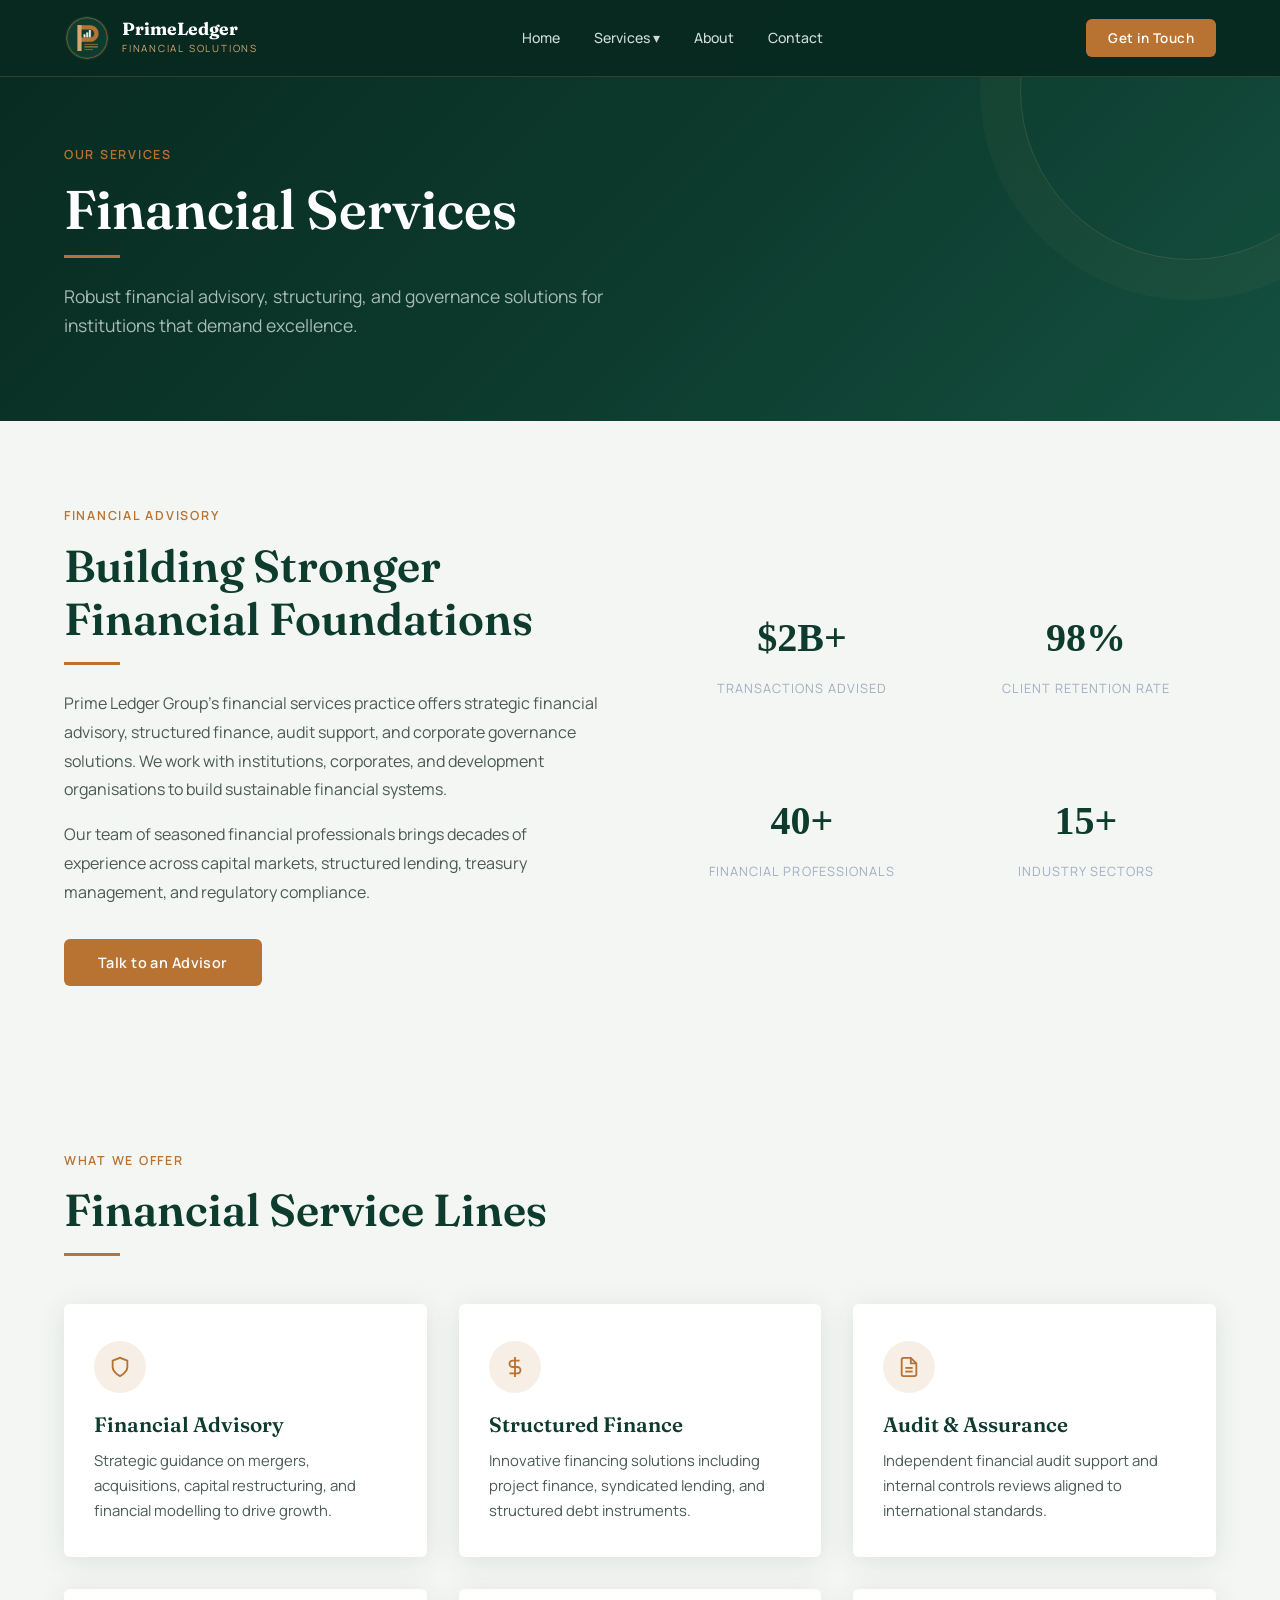
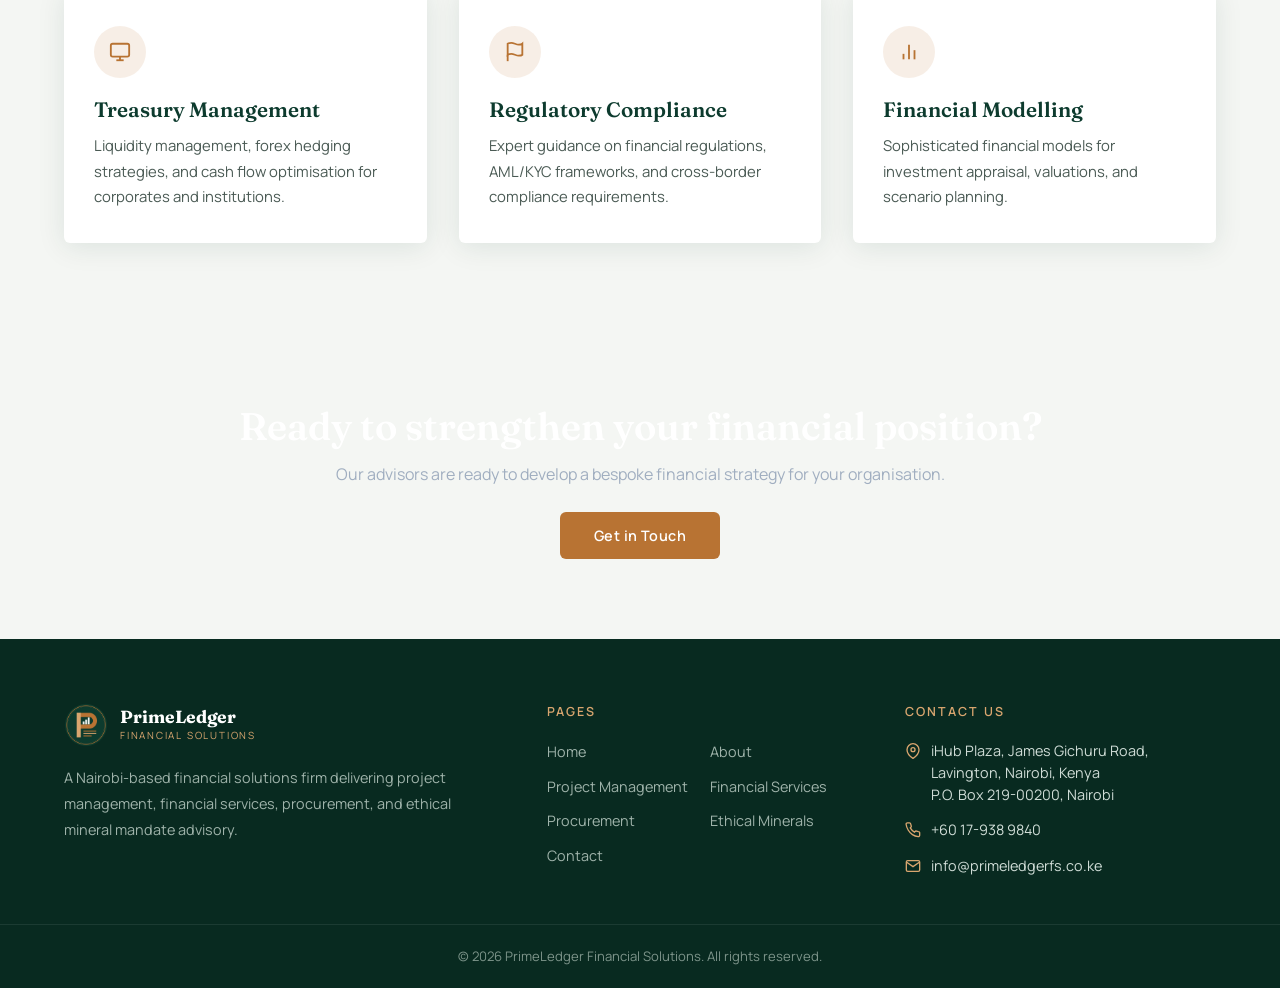
<file: financial services.html>
<!DOCTYPE html>
<html lang="en">
<head>
  <meta charset="UTF-8">
  <meta name="viewport" content="width=device-width, initial-scale=1.0">
  <title>Financial Services | Prime Ledger Group</title>
  <link rel="stylesheet" href="style.css">
  <link rel="icon" href="logo.png" type="image/png">
</head>
<body>

  <div id="header-placeholder"></div>

  <main>

    <!-- HERO -->
    <section class="page-hero">
      <div class="container">
        <span class="section__label">Our Services</span>
        <h1>Financial Services</h1>
        <div class="gold-bar"></div>
        <p>Robust financial advisory, structuring, and governance solutions for institutions that demand excellence.</p>
      </div>
    </section>

    <!-- INTRO -->
    <section class="section">
      <div class="container fs-intro">
        <div class="fs-intro__text">
          <span class="section__label">Financial Advisory</span>
          <h2 class="section__title">Building Stronger Financial Foundations</h2>
          <div class="gold-bar"></div>
          <p>Prime Ledger Group's financial services practice offers strategic financial advisory, structured finance, audit support, and corporate governance solutions. We work with institutions, corporates, and development organisations to build sustainable financial systems.</p>
          <p style="margin-top:16px;">Our team of seasoned financial professionals brings decades of experience across capital markets, structured lending, treasury management, and regulatory compliance.</p>
          <a href="contact.html" class="btn btn--gold" style="margin-top:32px;">Talk to an Advisor</a>
        </div>
        <div class="fs-highlights">
          <div class="highlight-item">
            <span class="highlight-num">$2B+</span>
            <span class="highlight-label">Transactions Advised</span>
          </div>
          <div class="highlight-item">
            <span class="highlight-num">98%</span>
            <span class="highlight-label">Client Retention Rate</span>
          </div>
          <div class="highlight-item">
            <span class="highlight-num">40+</span>
            <span class="highlight-label">Financial Professionals</span>
          </div>
          <div class="highlight-item">
            <span class="highlight-num">15+</span>
            <span class="highlight-label">Industry Sectors</span>
          </div>
        </div>
      </div>
    </section>

    <!-- SERVICES -->
    <section class="section" style="background:var(--cream-dark);">
      <div class="container">
        <span class="section__label">What We Offer</span>
        <h2 class="section__title">Financial Service Lines</h2>
        <div class="gold-bar"></div>
        <div class="grid-3" style="margin-top:48px;">
          <div class="card">
            <div class="card__icon">
              <svg width="22" height="22" fill="none" stroke="currentColor" stroke-width="2" viewBox="0 0 24 24"><path d="M12 22s8-4 8-10V5l-8-3-8 3v7c0 6 8 10 8 10z"/></svg>
            </div>
            <h3>Financial Advisory</h3>
            <p>Strategic guidance on mergers, acquisitions, capital restructuring, and financial modelling to drive growth.</p>
          </div>
          <div class="card">
            <div class="card__icon">
              <svg width="22" height="22" fill="none" stroke="currentColor" stroke-width="2" viewBox="0 0 24 24"><line x1="12" y1="1" x2="12" y2="23"/><path d="M17 5H9.5a3.5 3.5 0 000 7h5a3.5 3.5 0 010 7H6"/></svg>
            </div>
            <h3>Structured Finance</h3>
            <p>Innovative financing solutions including project finance, syndicated lending, and structured debt instruments.</p>
          </div>
          <div class="card">
            <div class="card__icon">
              <svg width="22" height="22" fill="none" stroke="currentColor" stroke-width="2" viewBox="0 0 24 24"><path d="M14 2H6a2 2 0 00-2 2v16a2 2 0 002 2h12a2 2 0 002-2V8z"/><polyline points="14 2 14 8 20 8"/><line x1="16" y1="13" x2="8" y2="13"/><line x1="16" y1="17" x2="8" y2="17"/></svg>
            </div>
            <h3>Audit &amp; Assurance</h3>
            <p>Independent financial audit support and internal controls reviews aligned to international standards.</p>
          </div>
          <div class="card">
            <div class="card__icon">
              <svg width="22" height="22" fill="none" stroke="currentColor" stroke-width="2" viewBox="0 0 24 24"><rect x="2" y="3" width="20" height="14" rx="2"/><line x1="8" y1="21" x2="16" y2="21"/><line x1="12" y1="17" x2="12" y2="21"/></svg>
            </div>
            <h3>Treasury Management</h3>
            <p>Liquidity management, forex hedging strategies, and cash flow optimisation for corporates and institutions.</p>
          </div>
          <div class="card">
            <div class="card__icon">
              <svg width="22" height="22" fill="none" stroke="currentColor" stroke-width="2" viewBox="0 0 24 24"><path d="M4 15s1-1 4-1 5 2 8 2 4-1 4-1V3s-1 1-4 1-5-2-8-2-4 1-4 1z"/><line x1="4" y1="22" x2="4" y2="15"/></svg>
            </div>
            <h3>Regulatory Compliance</h3>
            <p>Expert guidance on financial regulations, AML/KYC frameworks, and cross-border compliance requirements.</p>
          </div>
          <div class="card">
            <div class="card__icon">
              <svg width="22" height="22" fill="none" stroke="currentColor" stroke-width="2" viewBox="0 0 24 24"><line x1="18" y1="20" x2="18" y2="10"/><line x1="12" y1="20" x2="12" y2="4"/><line x1="6" y1="20" x2="6" y2="14"/></svg>
            </div>
            <h3>Financial Modelling</h3>
            <p>Sophisticated financial models for investment appraisal, valuations, and scenario planning.</p>
          </div>
        </div>
      </div>
    </section>

    <!-- CTA -->
    <section class="cta-banner-fs">
      <div class="container cta-banner-fs__inner">
        <h2>Ready to strengthen your financial position?</h2>
        <p>Our advisors are ready to develop a bespoke financial strategy for your organisation.</p>
        <a href="contact.html" class="btn btn--gold" style="margin-top:24px;">Get in Touch</a>
      </div>
    </section>

  </main>

  <div id="footer-placeholder"></div>
  <script src="components.js"></script>

  <style>
    .fs-intro { display: grid; grid-template-columns: 1fr 1fr; gap: 64px; align-items: center; }
    .fs-intro p { color: var(--slate); line-height: 1.8; }
    .fs-highlights {
      display: grid;
      grid-template-columns: 1fr 1fr;
      gap: 24px;
    }
    .highlight-item {
      background: var(--navy);
      border-radius: 8px;
      padding: 32px 24px;
      text-align: center;
      border-bottom: 3px solid var(--gold);
    }
    .highlight-num {
      display: block;
      font-family: 'Cormorant Garamond', serif;
      font-size: 2.5rem;
      font-weight: 700;
      color: var(--gold);
    }
    .highlight-label {
      display: block;
      font-size: 0.8rem;
      letter-spacing: 0.08em;
      text-transform: uppercase;
      color: #a0aec0;
      margin-top: 6px;
    }
    .cta-banner-fs {
      background: var(--navy);
      padding: 80px 0;
      text-align: center;
    }
    .cta-banner-fs h2 { color: #fff; font-size: clamp(1.8rem, 3vw, 2.5rem); }
    .cta-banner-fs p { color: #a0aec0; margin-top: 12px; }
    @media (max-width: 768px) {
      .fs-intro { grid-template-columns: 1fr; }
    }
  </style>

</body>
</html>
</file>
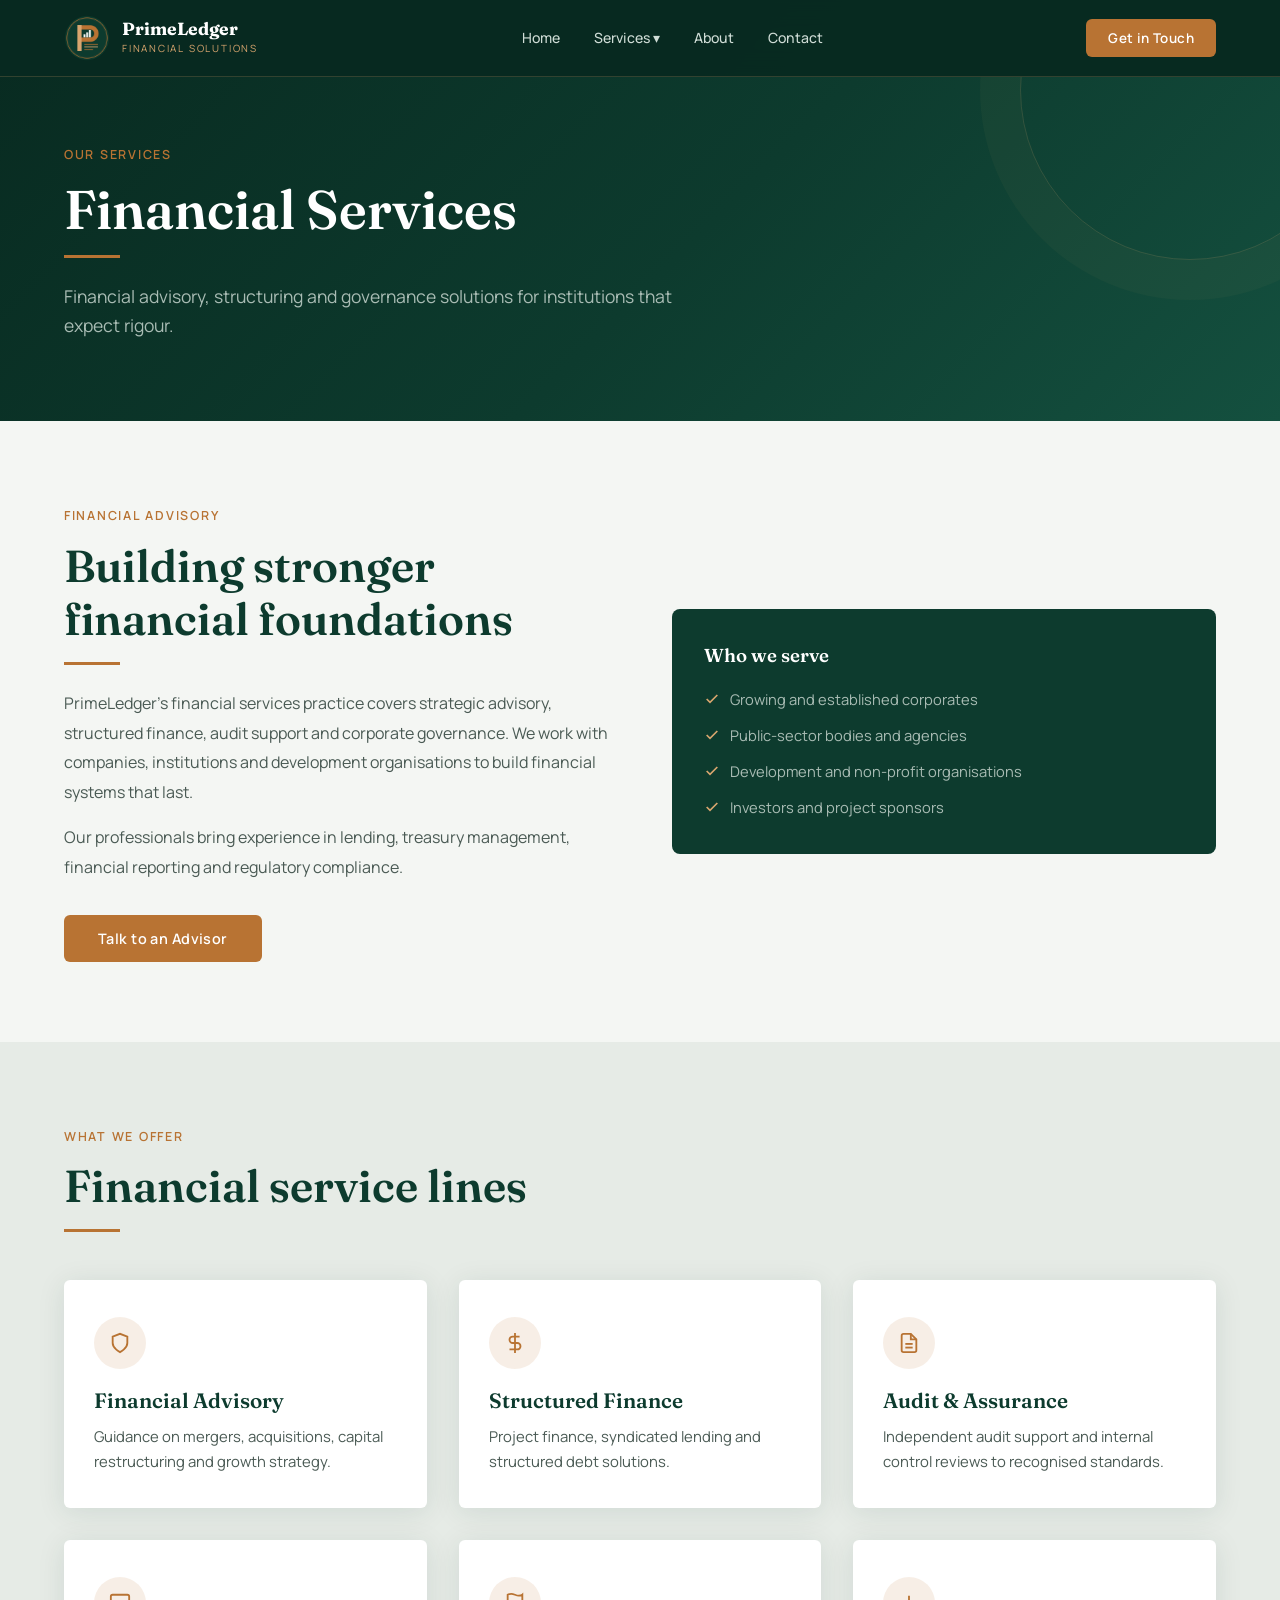
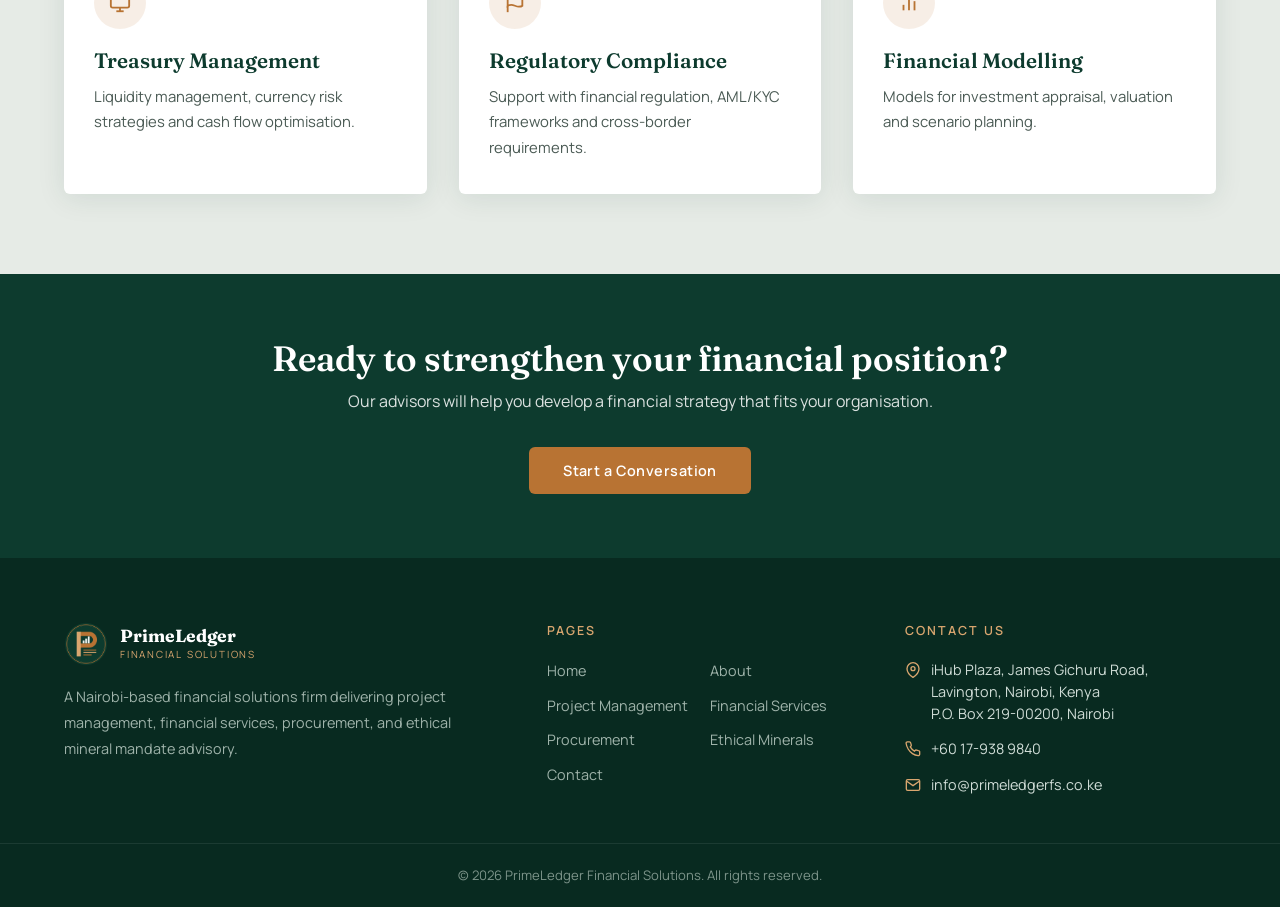
<file: financial-services.html>
<!DOCTYPE html>
<html lang="en">
<head>
  <meta charset="UTF-8">
  <meta name="viewport" content="width=device-width, initial-scale=1.0">
  <title>Financial Services | PrimeLedger Financial Solutions</title>
  <meta name="description" content="PrimeLedger Financial Solutions — project management, financial services, procurement and ethical mineral mandate advisory in Nairobi, Kenya.">
  <link rel="stylesheet" href="style.css">
  <link rel="icon" href="logo.png" type="image/png">
</head>
<body>
  <div id="header-placeholder"></div>
  <main>
    <section class="page-hero"><div class="container">
      <span class="section__label">Our Services</span><h1>Financial Services</h1><div class="gold-bar"></div><p>Financial advisory, structuring and governance solutions for institutions that expect rigour.</p>
    </div></section>
    <section class="section"><div class="container split">
      <div class="lead"><span class="section__label">Financial Advisory</span><h2 class="section__title">Building stronger financial foundations</h2><div class="gold-bar"></div>
        <p>PrimeLedger’s financial services practice covers strategic advisory, structured finance, audit support and corporate governance. We work with companies, institutions and development organisations to build financial systems that last.</p>
        <p>Our professionals bring experience in lending, treasury management, financial reporting and regulatory compliance.</p>
        <a href="contact.html" class="btn btn--gold mt">Talk to an Advisor</a></div>
      <div class="panel"><h3>Who we serve</h3><ul class="ticks"><li><svg width="16" height="16" fill="none" stroke="#D9A66F" stroke-width="2.5" viewBox="0 0 24 24"><polyline points="20 6 9 17 4 12"/></svg><span>Growing and established corporates</span></li><li><svg width="16" height="16" fill="none" stroke="#D9A66F" stroke-width="2.5" viewBox="0 0 24 24"><polyline points="20 6 9 17 4 12"/></svg><span>Public-sector bodies and agencies</span></li><li><svg width="16" height="16" fill="none" stroke="#D9A66F" stroke-width="2.5" viewBox="0 0 24 24"><polyline points="20 6 9 17 4 12"/></svg><span>Development and non-profit organisations</span></li><li><svg width="16" height="16" fill="none" stroke="#D9A66F" stroke-width="2.5" viewBox="0 0 24 24"><polyline points="20 6 9 17 4 12"/></svg><span>Investors and project sponsors</span></li></ul></div>
    </div></section>

    <section class="section section--alt"><div class="container">
      <span class="section__label">What We Offer</span><h2 class="section__title">Financial service lines</h2><div class="gold-bar"></div>
      <div class="grid-3 mtop">
        <div class="card"><div class="card__icon"><svg width="22" height="22" fill="none" stroke="currentColor" stroke-width="2" viewBox="0 0 24 24"><path d="M12 22s8-4 8-10V5l-8-3-8 3v7c0 6 8 10 8 10z"/></svg></div><h3>Financial Advisory</h3><p>Guidance on mergers, acquisitions, capital restructuring and growth strategy.</p></div>
        <div class="card"><div class="card__icon"><svg width="22" height="22" fill="none" stroke="currentColor" stroke-width="2" viewBox="0 0 24 24"><line x1="12" y1="1" x2="12" y2="23"/><path d="M17 5H9.5a3.5 3.5 0 000 7h5a3.5 3.5 0 010 7H6"/></svg></div><h3>Structured Finance</h3><p>Project finance, syndicated lending and structured debt solutions.</p></div>
        <div class="card"><div class="card__icon"><svg width="22" height="22" fill="none" stroke="currentColor" stroke-width="2" viewBox="0 0 24 24"><path d="M14 2H6a2 2 0 00-2 2v16a2 2 0 002 2h12a2 2 0 002-2V8z"/><polyline points="14 2 14 8 20 8"/><line x1="16" y1="13" x2="8" y2="13"/><line x1="16" y1="17" x2="8" y2="17"/></svg></div><h3>Audit &amp; Assurance</h3><p>Independent audit support and internal control reviews to recognised standards.</p></div>
        <div class="card"><div class="card__icon"><svg width="22" height="22" fill="none" stroke="currentColor" stroke-width="2" viewBox="0 0 24 24"><rect x="2" y="3" width="20" height="14" rx="2"/><line x1="8" y1="21" x2="16" y2="21"/><line x1="12" y1="17" x2="12" y2="21"/></svg></div><h3>Treasury Management</h3><p>Liquidity management, currency risk strategies and cash flow optimisation.</p></div>
        <div class="card"><div class="card__icon"><svg width="22" height="22" fill="none" stroke="currentColor" stroke-width="2" viewBox="0 0 24 24"><path d="M4 15s1-1 4-1 5 2 8 2 4-1 4-1V3s-1 1-4 1-5-2-8-2-4 1-4 1z"/><line x1="4" y1="22" x2="4" y2="15"/></svg></div><h3>Regulatory Compliance</h3><p>Support with financial regulation, AML/KYC frameworks and cross-border requirements.</p></div>
        <div class="card"><div class="card__icon"><svg width="22" height="22" fill="none" stroke="currentColor" stroke-width="2" viewBox="0 0 24 24"><line x1="18" y1="20" x2="18" y2="10"/><line x1="12" y1="20" x2="12" y2="4"/><line x1="6" y1="20" x2="6" y2="14"/></svg></div><h3>Financial Modelling</h3><p>Models for investment appraisal, valuation and scenario planning.</p></div>
      </div>
    </div></section>

    <section class="cta cta--dark"><div class="container cta__inner">
      <div><h2>Ready to strengthen your financial position?</h2><p>Our advisors will help you develop a financial strategy that fits your organisation.</p></div><a href="contact.html" class="btn btn--gold">Start a Conversation</a>
    </div></section>
  </main>
  <div id="footer-placeholder"></div>
  <script src="components.js"></script>
</body>
</html>
</file>
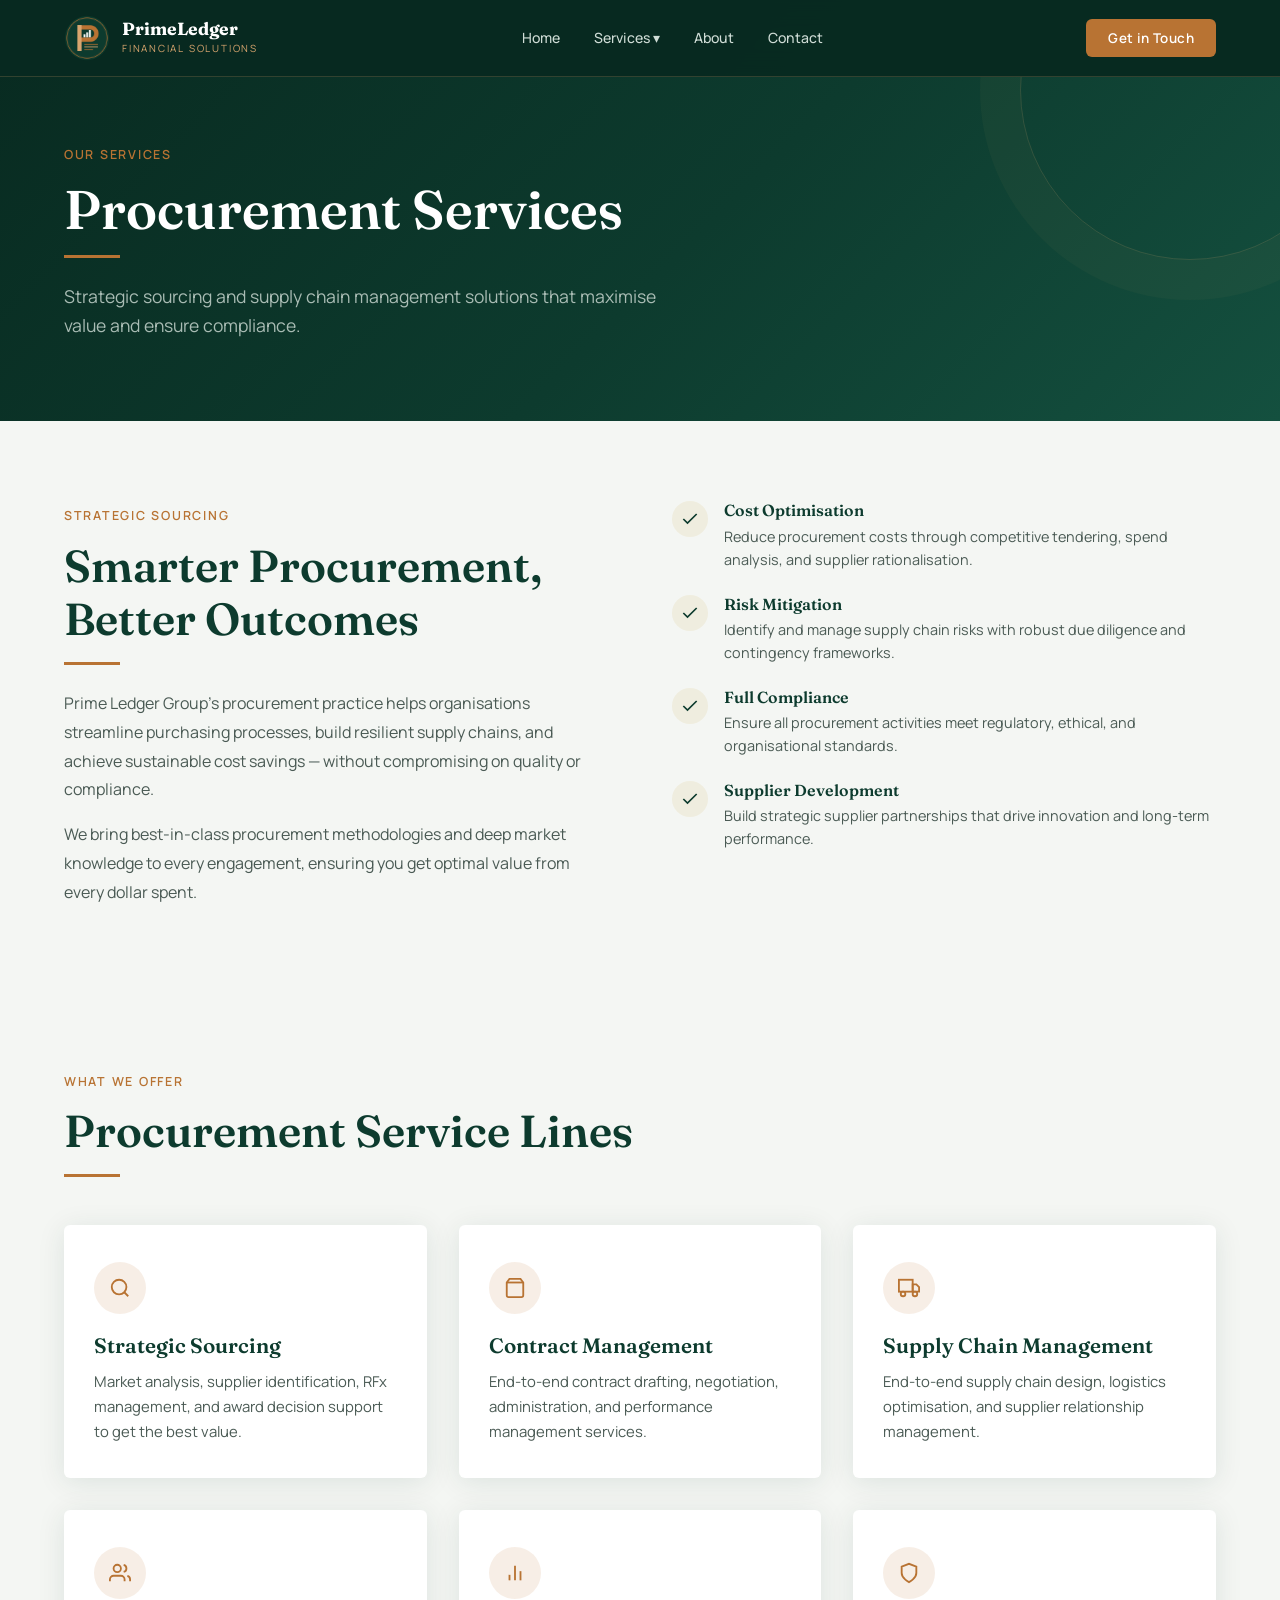
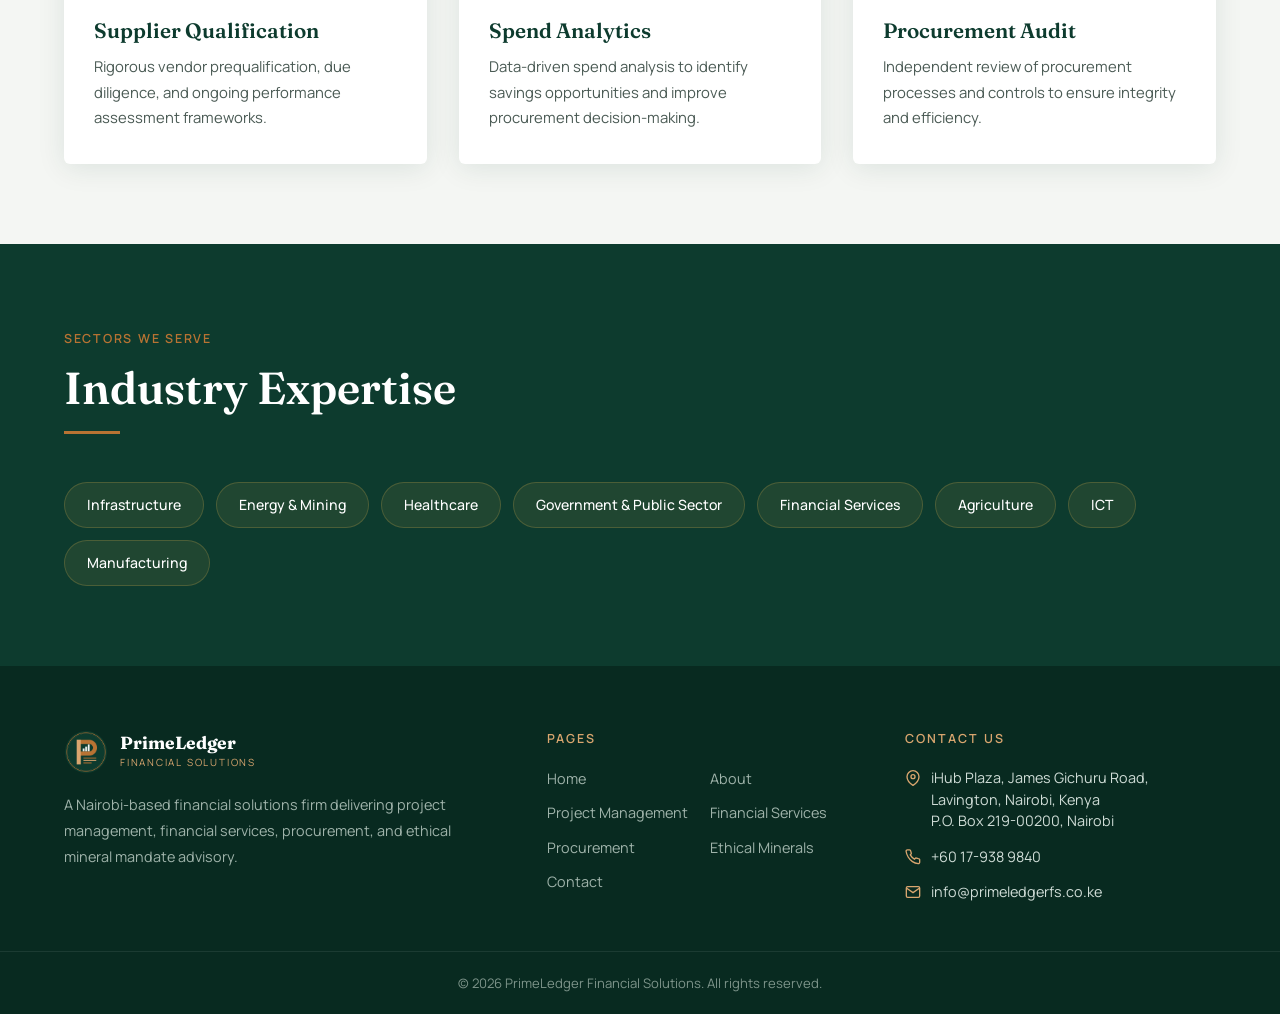
<file: procurement services.html>
<!DOCTYPE html>
<html lang="en">
<head>
  <meta charset="UTF-8">
  <meta name="viewport" content="width=device-width, initial-scale=1.0">
  <title>Procurement Services | Prime Ledger Group</title>
  <link rel="stylesheet" href="style.css">
  <link rel="icon" href="logo.png" type="image/png">
</head>
<body>

  <div id="header-placeholder"></div>

  <main>

    <!-- HERO -->
    <section class="page-hero">
      <div class="container">
        <span class="section__label">Our Services</span>
        <h1>Procurement Services</h1>
        <div class="gold-bar"></div>
        <p>Strategic sourcing and supply chain management solutions that maximise value and ensure compliance.</p>
      </div>
    </section>

    <!-- INTRO -->
    <section class="section">
      <div class="container proc-intro">
        <div>
          <span class="section__label">Strategic Sourcing</span>
          <h2 class="section__title">Smarter Procurement, Better Outcomes</h2>
          <div class="gold-bar"></div>
          <p>Prime Ledger Group's procurement practice helps organisations streamline purchasing processes, build resilient supply chains, and achieve sustainable cost savings — without compromising on quality or compliance.</p>
          <p style="margin-top:16px;">We bring best-in-class procurement methodologies and deep market knowledge to every engagement, ensuring you get optimal value from every dollar spent.</p>
        </div>
        <div class="proc-values">
          <div class="proc-value">
            <div class="proc-value__icon">
              <svg width="20" height="20" fill="none" stroke="currentColor" stroke-width="2" viewBox="0 0 24 24"><polyline points="20 6 9 17 4 12"/></svg>
            </div>
            <div>
              <h4>Cost Optimisation</h4>
              <p>Reduce procurement costs through competitive tendering, spend analysis, and supplier rationalisation.</p>
            </div>
          </div>
          <div class="proc-value">
            <div class="proc-value__icon">
              <svg width="20" height="20" fill="none" stroke="currentColor" stroke-width="2" viewBox="0 0 24 24"><polyline points="20 6 9 17 4 12"/></svg>
            </div>
            <div>
              <h4>Risk Mitigation</h4>
              <p>Identify and manage supply chain risks with robust due diligence and contingency frameworks.</p>
            </div>
          </div>
          <div class="proc-value">
            <div class="proc-value__icon">
              <svg width="20" height="20" fill="none" stroke="currentColor" stroke-width="2" viewBox="0 0 24 24"><polyline points="20 6 9 17 4 12"/></svg>
            </div>
            <div>
              <h4>Full Compliance</h4>
              <p>Ensure all procurement activities meet regulatory, ethical, and organisational standards.</p>
            </div>
          </div>
          <div class="proc-value">
            <div class="proc-value__icon">
              <svg width="20" height="20" fill="none" stroke="currentColor" stroke-width="2" viewBox="0 0 24 24"><polyline points="20 6 9 17 4 12"/></svg>
            </div>
            <div>
              <h4>Supplier Development</h4>
              <p>Build strategic supplier partnerships that drive innovation and long-term performance.</p>
            </div>
          </div>
        </div>
      </div>
    </section>

    <!-- SERVICES -->
    <section class="section" style="background:var(--cream-dark);">
      <div class="container">
        <span class="section__label">What We Offer</span>
        <h2 class="section__title">Procurement Service Lines</h2>
        <div class="gold-bar"></div>
        <div class="grid-3" style="margin-top:48px;">
          <div class="card">
            <div class="card__icon">
              <svg width="22" height="22" fill="none" stroke="currentColor" stroke-width="2" viewBox="0 0 24 24"><circle cx="11" cy="11" r="8"/><line x1="21" y1="21" x2="16.65" y2="16.65"/></svg>
            </div>
            <h3>Strategic Sourcing</h3>
            <p>Market analysis, supplier identification, RFx management, and award decision support to get the best value.</p>
          </div>
          <div class="card">
            <div class="card__icon">
              <svg width="22" height="22" fill="none" stroke="currentColor" stroke-width="2" viewBox="0 0 24 24"><path d="M6 2L3 6v14a2 2 0 002 2h14a2 2 0 002-2V6l-3-4z"/><line x1="3" y1="6" x2="21" y2="6"/></svg>
            </div>
            <h3>Contract Management</h3>
            <p>End-to-end contract drafting, negotiation, administration, and performance management services.</p>
          </div>
          <div class="card">
            <div class="card__icon">
              <svg width="22" height="22" fill="none" stroke="currentColor" stroke-width="2" viewBox="0 0 24 24"><rect x="1" y="3" width="15" height="13"/><polygon points="16 8 20 8 23 11 23 16 16 16 16 8"/><circle cx="5.5" cy="18.5" r="2.5"/><circle cx="18.5" cy="18.5" r="2.5"/></svg>
            </div>
            <h3>Supply Chain Management</h3>
            <p>End-to-end supply chain design, logistics optimisation, and supplier relationship management.</p>
          </div>
          <div class="card">
            <div class="card__icon">
              <svg width="22" height="22" fill="none" stroke="currentColor" stroke-width="2" viewBox="0 0 24 24"><path d="M17 21v-2a4 4 0 00-4-4H5a4 4 0 00-4 4v2"/><circle cx="9" cy="7" r="4"/><path d="M23 21v-2a4 4 0 00-3-3.87M16 3.13a4 4 0 010 7.75"/></svg>
            </div>
            <h3>Supplier Qualification</h3>
            <p>Rigorous vendor prequalification, due diligence, and ongoing performance assessment frameworks.</p>
          </div>
          <div class="card">
            <div class="card__icon">
              <svg width="22" height="22" fill="none" stroke="currentColor" stroke-width="2" viewBox="0 0 24 24"><line x1="18" y1="20" x2="18" y2="10"/><line x1="12" y1="20" x2="12" y2="4"/><line x1="6" y1="20" x2="6" y2="14"/></svg>
            </div>
            <h3>Spend Analytics</h3>
            <p>Data-driven spend analysis to identify savings opportunities and improve procurement decision-making.</p>
          </div>
          <div class="card">
            <div class="card__icon">
              <svg width="22" height="22" fill="none" stroke="currentColor" stroke-width="2" viewBox="0 0 24 24"><path d="M12 22s8-4 8-10V5l-8-3-8 3v7c0 6 8 10 8 10z"/></svg>
            </div>
            <h3>Procurement Audit</h3>
            <p>Independent review of procurement processes and controls to ensure integrity and efficiency.</p>
          </div>
        </div>
      </div>
    </section>

    <!-- SECTORS -->
    <section class="section section--dark">
      <div class="container">
        <span class="section__label">Sectors We Serve</span>
        <h2 class="section__title">Industry Expertise</h2>
        <div class="gold-bar"></div>
        <div class="sectors-grid" style="margin-top:48px;">
          <div class="sector-tag">Infrastructure</div>
          <div class="sector-tag">Energy &amp; Mining</div>
          <div class="sector-tag">Healthcare</div>
          <div class="sector-tag">Government &amp; Public Sector</div>
          <div class="sector-tag">Financial Services</div>
          <div class="sector-tag">Agriculture</div>
          <div class="sector-tag">ICT</div>
          <div class="sector-tag">Manufacturing</div>
        </div>
      </div>
    </section>

  </main>

  <div id="footer-placeholder"></div>
  <script src="components.js"></script>

  <style>
    .proc-intro { display: grid; grid-template-columns: 1fr 1fr; gap: 64px; align-items: start; }
    .proc-intro p { color: var(--slate); line-height: 1.8; }
    .proc-values { display: flex; flex-direction: column; gap: 24px; }
    .proc-value { display: flex; gap: 16px; align-items: flex-start; }
    .proc-value__icon {
      width: 36px; height: 36px; flex-shrink: 0;
      background: rgba(201,168,76,0.12);
      border-radius: 50%;
      display: flex; align-items: center; justify-content: center;
      color: var(--gold);
    }
    .proc-value h4 { margin-bottom: 4px; font-size: 1rem; }
    .proc-value p { color: var(--slate); font-size: 0.9rem; line-height: 1.6; }
    .sectors-grid { display: flex; flex-wrap: wrap; gap: 12px; }
    .sector-tag {
      background: rgba(201,168,76,0.1);
      border: 1px solid rgba(201,168,76,0.25);
      color: var(--gold-light);
      padding: 10px 22px;
      border-radius: 40px;
      font-size: 0.88rem;
      font-weight: 500;
    }
    @media (max-width: 768px) {
      .proc-intro { grid-template-columns: 1fr; }
    }
  </style>

</body>
</html>
</file>
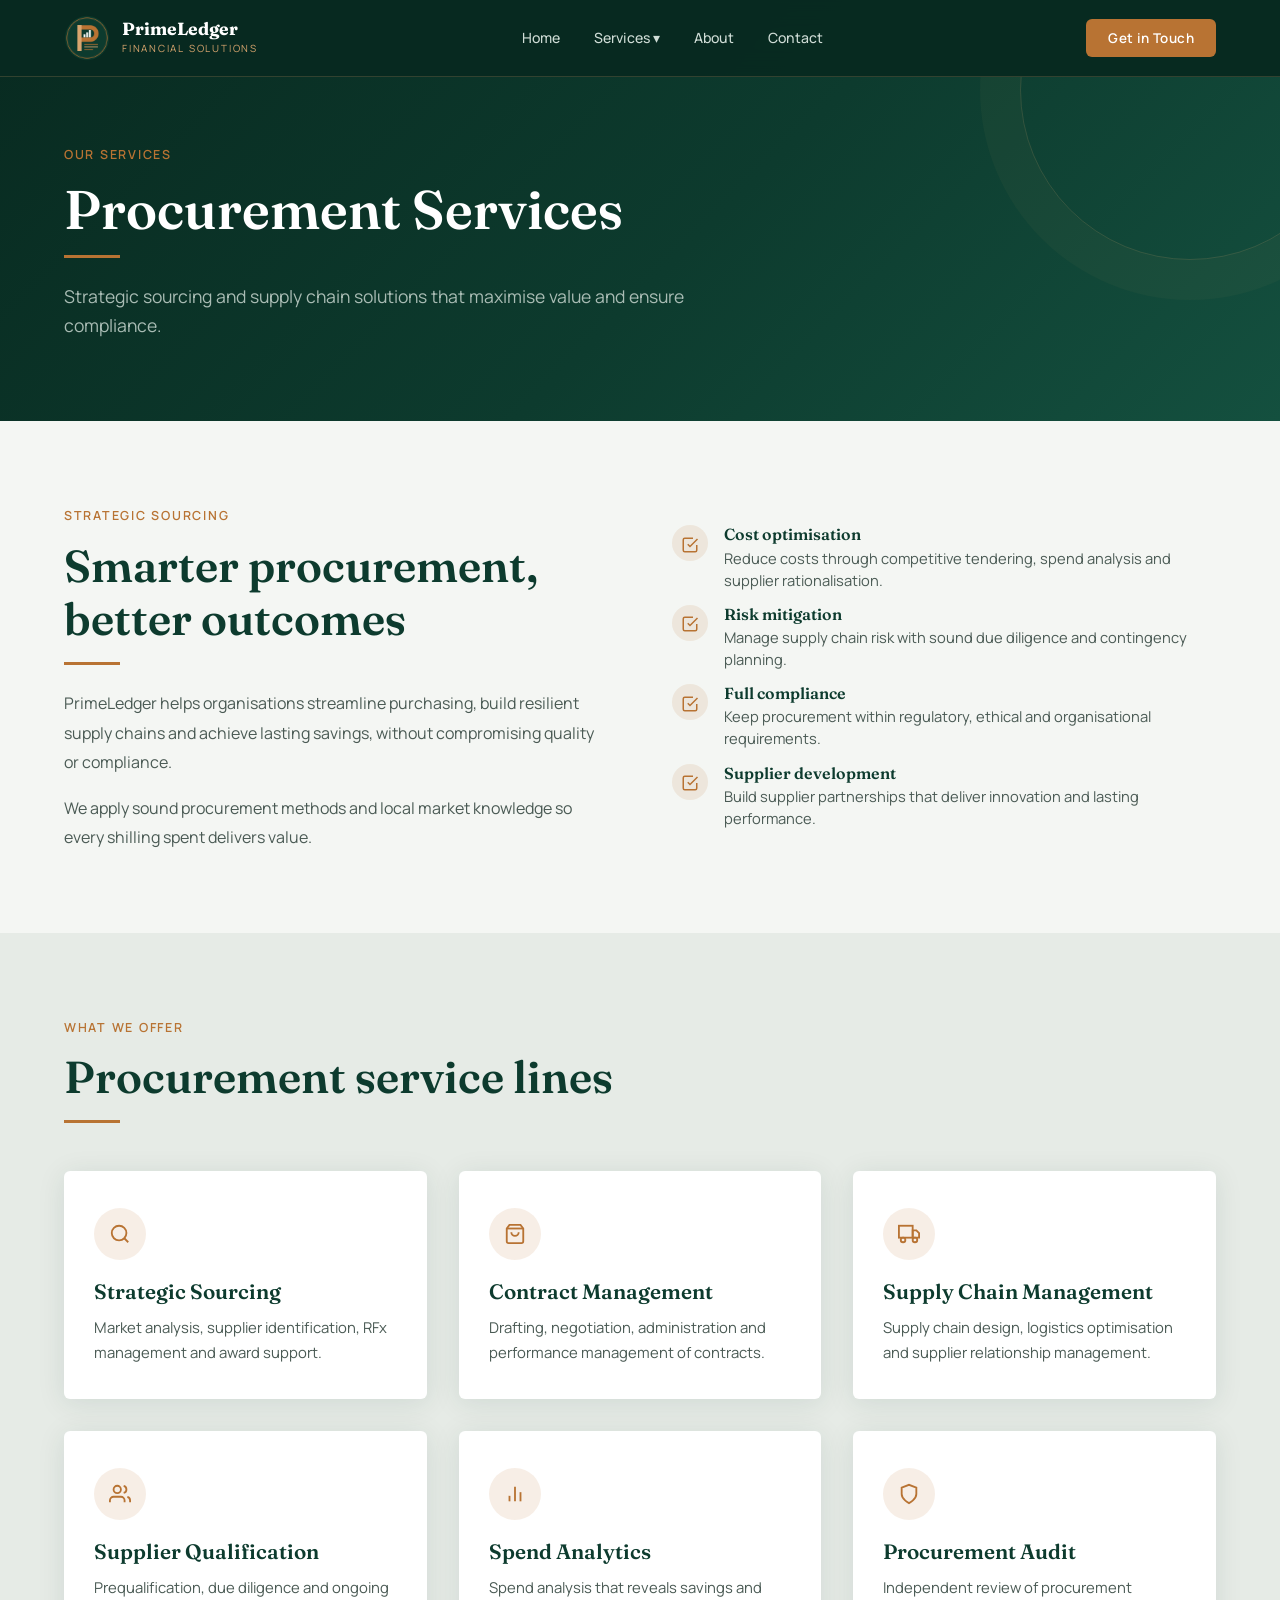
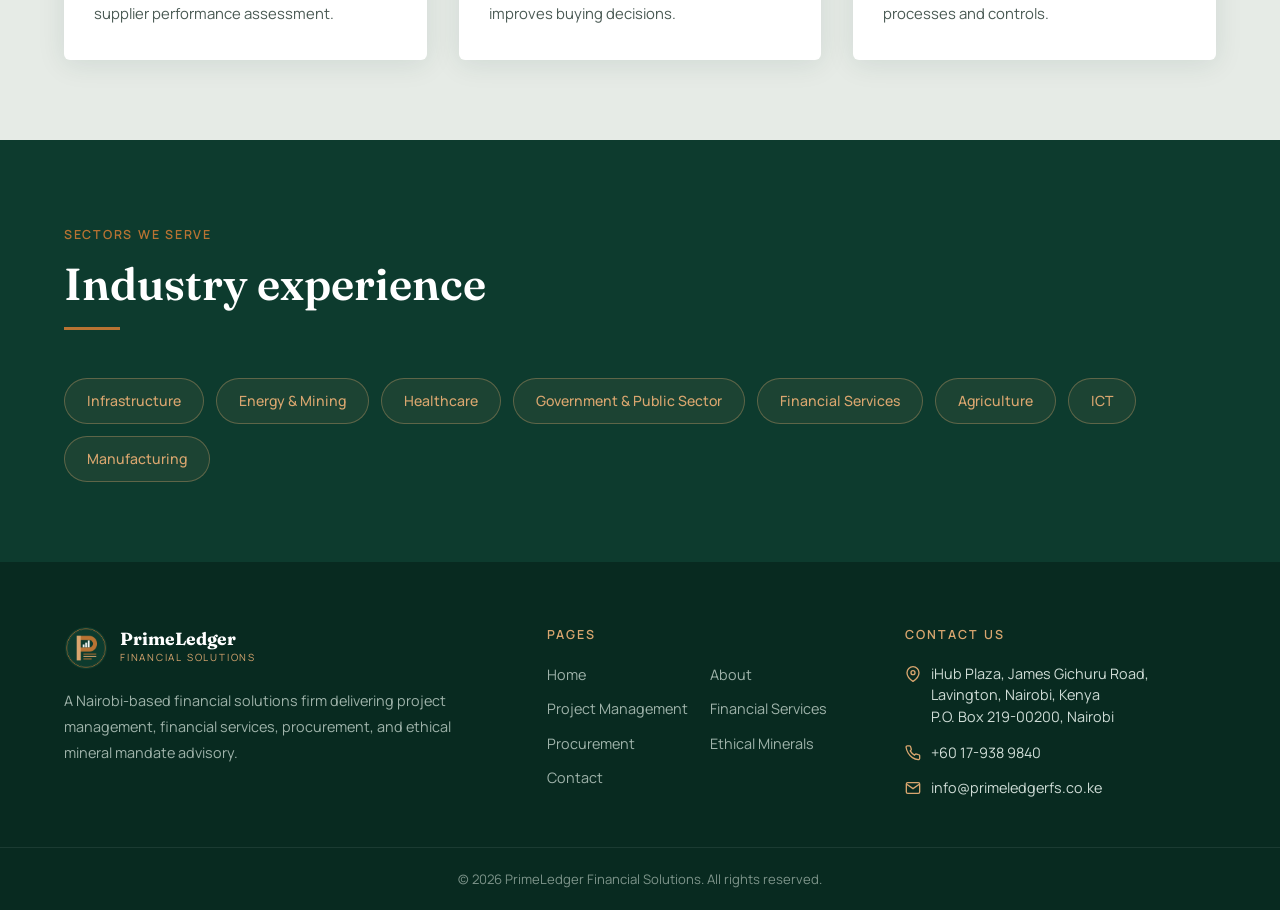
<file: procurement-services.html>
<!DOCTYPE html>
<html lang="en">
<head>
  <meta charset="UTF-8">
  <meta name="viewport" content="width=device-width, initial-scale=1.0">
  <title>Procurement Services | PrimeLedger Financial Solutions</title>
  <meta name="description" content="PrimeLedger Financial Solutions — project management, financial services, procurement and ethical mineral mandate advisory in Nairobi, Kenya.">
  <link rel="stylesheet" href="style.css">
  <link rel="icon" href="logo.png" type="image/png">
</head>
<body>
  <div id="header-placeholder"></div>
  <main>
    <section class="page-hero"><div class="container">
      <span class="section__label">Our Services</span><h1>Procurement Services</h1><div class="gold-bar"></div><p>Strategic sourcing and supply chain solutions that maximise value and ensure compliance.</p>
    </div></section>
    <section class="section"><div class="container split">
      <div class="lead"><span class="section__label">Strategic Sourcing</span><h2 class="section__title">Smarter procurement, better outcomes</h2><div class="gold-bar"></div>
        <p>PrimeLedger helps organisations streamline purchasing, build resilient supply chains and achieve lasting savings, without compromising quality or compliance.</p>
        <p>We apply sound procurement methods and local market knowledge so every shilling spent delivers value.</p></div>
      <ul class="ticks ticks--light"><li><div class="tick-dot"><svg width="18" height="18" fill="none" stroke="currentColor" stroke-width="2" viewBox="0 0 24 24"><path d="M9 11l3 3L22 4"/><path d="M21 12v7a2 2 0 01-2 2H5a2 2 0 01-2-2V5a2 2 0 012-2h11"/></svg></div><div><h4>Cost optimisation</h4><p>Reduce costs through competitive tendering, spend analysis and supplier rationalisation.</p></div></li><li><div class="tick-dot"><svg width="18" height="18" fill="none" stroke="currentColor" stroke-width="2" viewBox="0 0 24 24"><path d="M9 11l3 3L22 4"/><path d="M21 12v7a2 2 0 01-2 2H5a2 2 0 01-2-2V5a2 2 0 012-2h11"/></svg></div><div><h4>Risk mitigation</h4><p>Manage supply chain risk with sound due diligence and contingency planning.</p></div></li><li><div class="tick-dot"><svg width="18" height="18" fill="none" stroke="currentColor" stroke-width="2" viewBox="0 0 24 24"><path d="M9 11l3 3L22 4"/><path d="M21 12v7a2 2 0 01-2 2H5a2 2 0 01-2-2V5a2 2 0 012-2h11"/></svg></div><div><h4>Full compliance</h4><p>Keep procurement within regulatory, ethical and organisational requirements.</p></div></li><li><div class="tick-dot"><svg width="18" height="18" fill="none" stroke="currentColor" stroke-width="2" viewBox="0 0 24 24"><path d="M9 11l3 3L22 4"/><path d="M21 12v7a2 2 0 01-2 2H5a2 2 0 01-2-2V5a2 2 0 012-2h11"/></svg></div><div><h4>Supplier development</h4><p>Build supplier partnerships that deliver innovation and lasting performance.</p></div></li></ul>
    </div></section>

    <section class="section section--alt"><div class="container">
      <span class="section__label">What We Offer</span><h2 class="section__title">Procurement service lines</h2><div class="gold-bar"></div>
      <div class="grid-3 mtop">
        <div class="card"><div class="card__icon"><svg width="22" height="22" fill="none" stroke="currentColor" stroke-width="2" viewBox="0 0 24 24"><circle cx="11" cy="11" r="8"/><line x1="21" y1="21" x2="16.65" y2="16.65"/></svg></div><h3>Strategic Sourcing</h3><p>Market analysis, supplier identification, RFx management and award support.</p></div>
        <div class="card"><div class="card__icon"><svg width="22" height="22" fill="none" stroke="currentColor" stroke-width="2" viewBox="0 0 24 24"><path d="M6 2L3 6v14a2 2 0 002 2h14a2 2 0 002-2V6l-3-4z"/><line x1="3" y1="6" x2="21" y2="6"/><path d="M16 10a4 4 0 01-8 0"/></svg></div><h3>Contract Management</h3><p>Drafting, negotiation, administration and performance management of contracts.</p></div>
        <div class="card"><div class="card__icon"><svg width="22" height="22" fill="none" stroke="currentColor" stroke-width="2" viewBox="0 0 24 24"><rect x="1" y="3" width="15" height="13"/><polygon points="16 8 20 8 23 11 23 16 16 16 16 8"/><circle cx="5.5" cy="18.5" r="2.5"/><circle cx="18.5" cy="18.5" r="2.5"/></svg></div><h3>Supply Chain Management</h3><p>Supply chain design, logistics optimisation and supplier relationship management.</p></div>
        <div class="card"><div class="card__icon"><svg width="22" height="22" fill="none" stroke="currentColor" stroke-width="2" viewBox="0 0 24 24"><path d="M17 21v-2a4 4 0 00-4-4H5a4 4 0 00-4 4v2"/><circle cx="9" cy="7" r="4"/><path d="M23 21v-2a4 4 0 00-3-3.87M16 3.13a4 4 0 010 7.75"/></svg></div><h3>Supplier Qualification</h3><p>Prequalification, due diligence and ongoing supplier performance assessment.</p></div>
        <div class="card"><div class="card__icon"><svg width="22" height="22" fill="none" stroke="currentColor" stroke-width="2" viewBox="0 0 24 24"><line x1="18" y1="20" x2="18" y2="10"/><line x1="12" y1="20" x2="12" y2="4"/><line x1="6" y1="20" x2="6" y2="14"/></svg></div><h3>Spend Analytics</h3><p>Spend analysis that reveals savings and improves buying decisions.</p></div>
        <div class="card"><div class="card__icon"><svg width="22" height="22" fill="none" stroke="currentColor" stroke-width="2" viewBox="0 0 24 24"><path d="M12 22s8-4 8-10V5l-8-3-8 3v7c0 6 8 10 8 10z"/></svg></div><h3>Procurement Audit</h3><p>Independent review of procurement processes and controls.</p></div>
      </div>
    </div></section>

    <section class="section section--dark"><div class="container">
      <span class="section__label">Sectors We Serve</span><h2 class="section__title">Industry experience</h2><div class="gold-bar"></div>
      <div class="tags mtop"><div class="tag">Infrastructure</div><div class="tag">Energy &amp; Mining</div><div class="tag">Healthcare</div><div class="tag">Government &amp; Public Sector</div><div class="tag">Financial Services</div><div class="tag">Agriculture</div><div class="tag">ICT</div><div class="tag">Manufacturing</div></div>
    </div></section>
  </main>
  <div id="footer-placeholder"></div>
  <script src="components.js"></script>
</body>
</html>
</file>
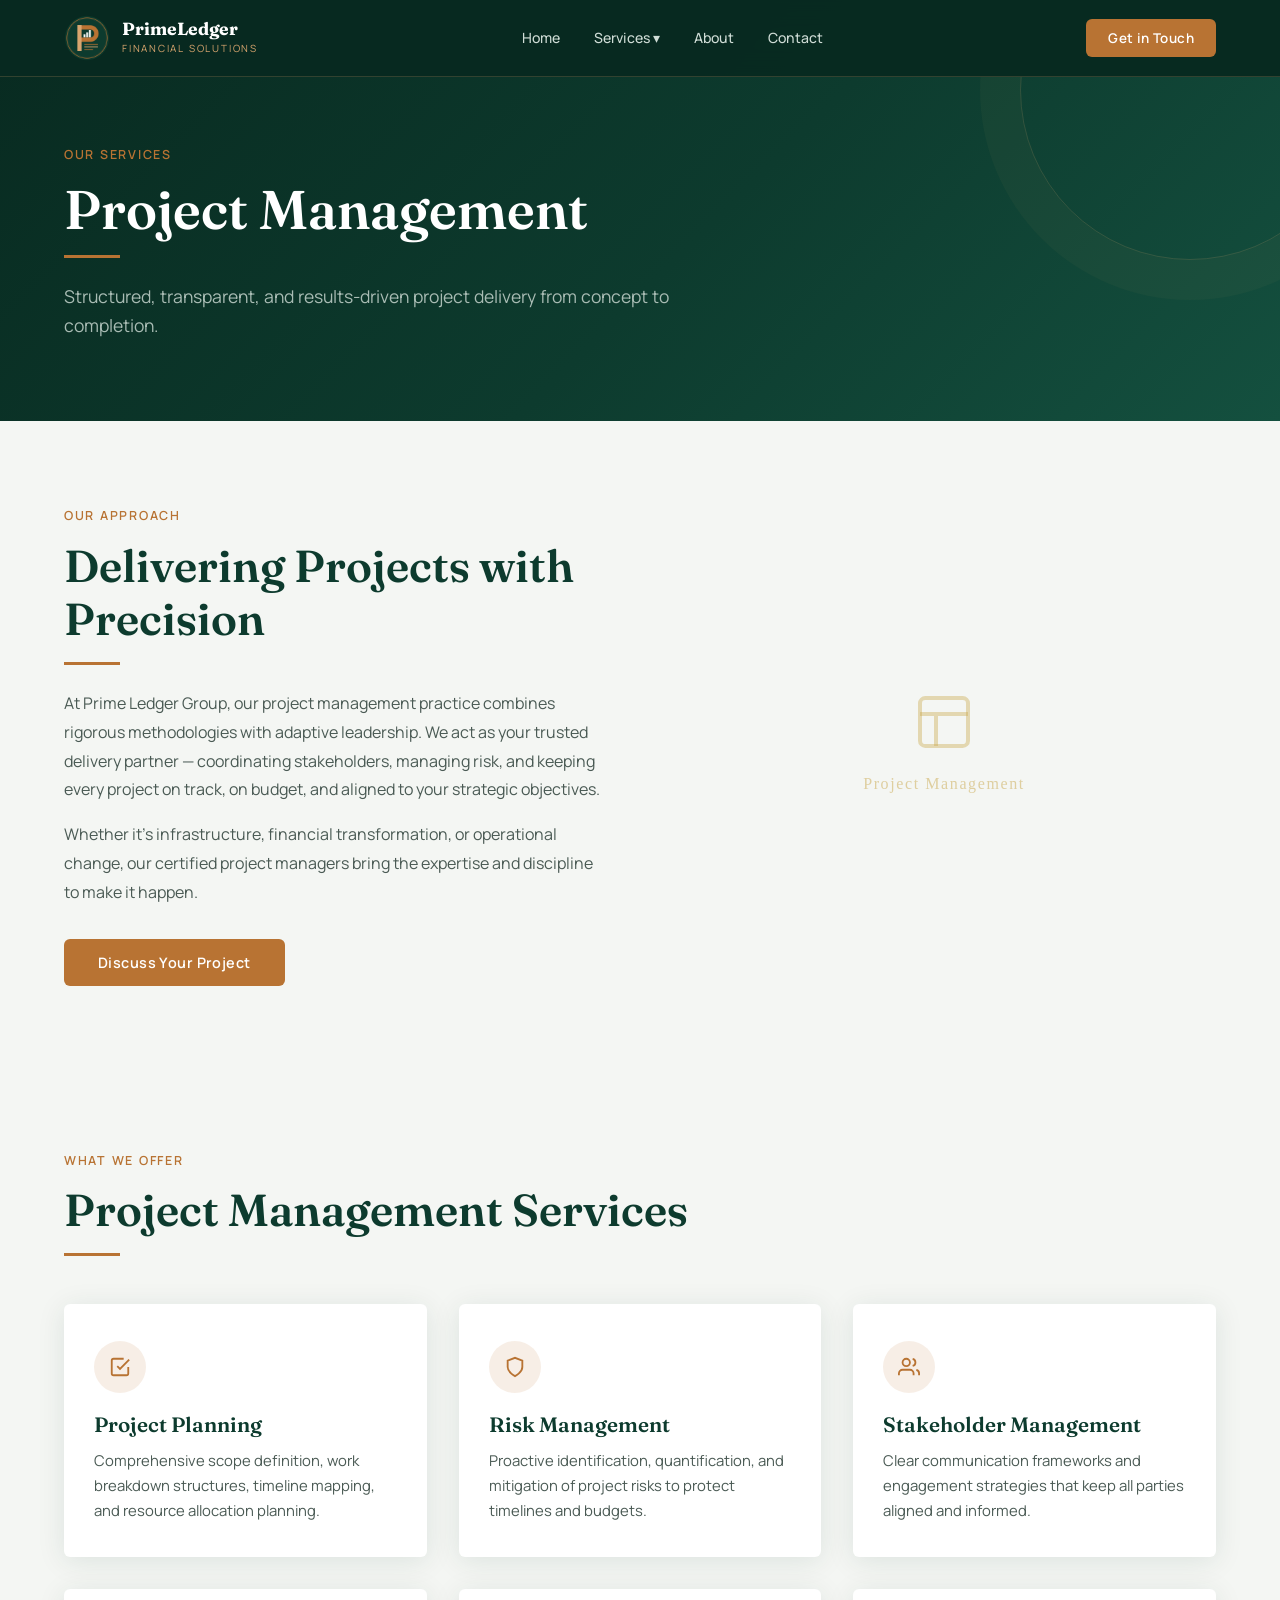
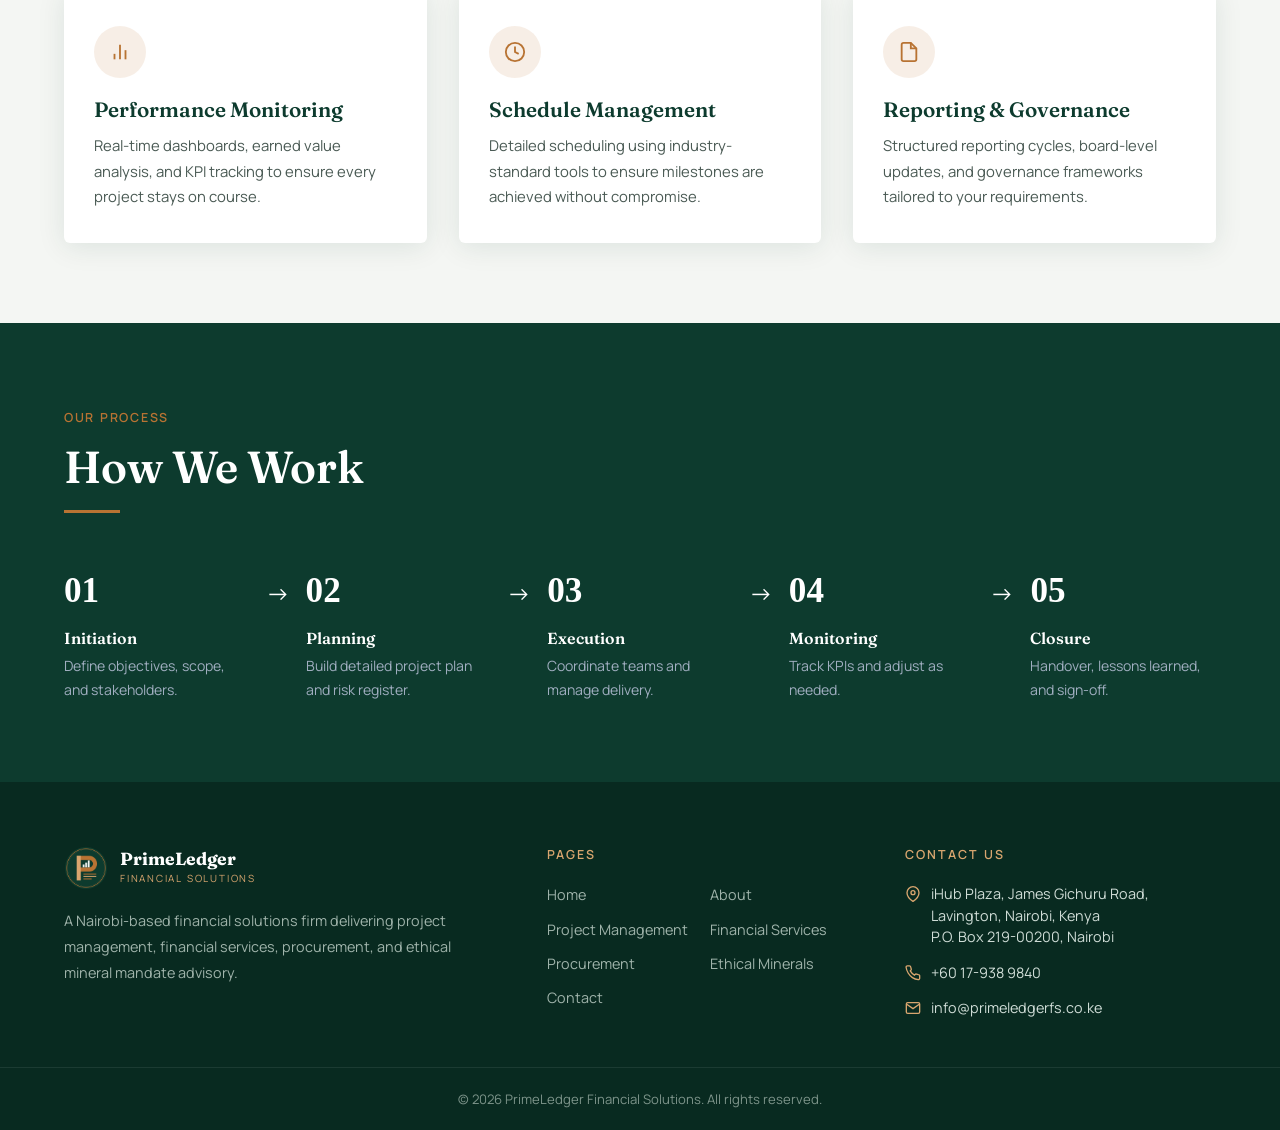
<file: project management.html>
<!DOCTYPE html>
<html lang="en">
<head>
  <meta charset="UTF-8">
  <meta name="viewport" content="width=device-width, initial-scale=1.0">
  <title>Project Management | Prime Ledger Group</title>
  <link rel="stylesheet" href="style.css">
  <link rel="icon" href="logo.png" type="image/png">
</head>
<body>

  <div id="header-placeholder"></div>

  <main>

    <!-- HERO -->
    <section class="page-hero">
      <div class="container">
        <span class="section__label">Our Services</span>
        <h1>Project Management</h1>
        <div class="gold-bar"></div>
        <p>Structured, transparent, and results-driven project delivery from concept to completion.</p>
      </div>
    </section>

    <!-- INTRO -->
    <section class="section">
      <div class="container pm-intro">
        <div class="pm-intro__text">
          <span class="section__label">Our Approach</span>
          <h2 class="section__title">Delivering Projects with Precision</h2>
          <div class="gold-bar"></div>
          <p>At Prime Ledger Group, our project management practice combines rigorous methodologies with adaptive leadership. We act as your trusted delivery partner — coordinating stakeholders, managing risk, and keeping every project on track, on budget, and aligned to your strategic objectives.</p>
          <p style="margin-top:16px;">Whether it's infrastructure, financial transformation, or operational change, our certified project managers bring the expertise and discipline to make it happen.</p>
          <a href="contact.html" class="btn btn--gold" style="margin-top:32px;">Discuss Your Project</a>
        </div>
        <div class="pm-intro__image">
          <div class="image-placeholder">
            <svg width="64" height="64" fill="none" stroke="rgba(201,168,76,0.4)" stroke-width="1.5" viewBox="0 0 24 24"><rect x="3" y="3" width="18" height="18" rx="2"/><path d="M3 9h18M9 21V9"/></svg>
            <span>Project Management</span>
          </div>
        </div>
      </div>
    </section>

    <!-- SERVICES BREAKDOWN -->
    <section class="section" style="background:var(--cream-dark);">
      <div class="container">
        <span class="section__label">What We Offer</span>
        <h2 class="section__title">Project Management Services</h2>
        <div class="gold-bar"></div>
        <div class="grid-3" style="margin-top:48px;">
          <div class="card">
            <div class="card__icon">
              <svg width="22" height="22" fill="none" stroke="currentColor" stroke-width="2" viewBox="0 0 24 24"><path d="M9 11l3 3L22 4"/><path d="M21 12v7a2 2 0 01-2 2H5a2 2 0 01-2-2V5a2 2 0 012-2h11"/></svg>
            </div>
            <h3>Project Planning</h3>
            <p>Comprehensive scope definition, work breakdown structures, timeline mapping, and resource allocation planning.</p>
          </div>
          <div class="card">
            <div class="card__icon">
              <svg width="22" height="22" fill="none" stroke="currentColor" stroke-width="2" viewBox="0 0 24 24"><path d="M12 22s8-4 8-10V5l-8-3-8 3v7c0 6 8 10 8 10z"/></svg>
            </div>
            <h3>Risk Management</h3>
            <p>Proactive identification, quantification, and mitigation of project risks to protect timelines and budgets.</p>
          </div>
          <div class="card">
            <div class="card__icon">
              <svg width="22" height="22" fill="none" stroke="currentColor" stroke-width="2" viewBox="0 0 24 24"><path d="M17 21v-2a4 4 0 00-4-4H5a4 4 0 00-4 4v2"/><circle cx="9" cy="7" r="4"/><path d="M23 21v-2a4 4 0 00-3-3.87M16 3.13a4 4 0 010 7.75"/></svg>
            </div>
            <h3>Stakeholder Management</h3>
            <p>Clear communication frameworks and engagement strategies that keep all parties aligned and informed.</p>
          </div>
          <div class="card">
            <div class="card__icon">
              <svg width="22" height="22" fill="none" stroke="currentColor" stroke-width="2" viewBox="0 0 24 24"><line x1="18" y1="20" x2="18" y2="10"/><line x1="12" y1="20" x2="12" y2="4"/><line x1="6" y1="20" x2="6" y2="14"/></svg>
            </div>
            <h3>Performance Monitoring</h3>
            <p>Real-time dashboards, earned value analysis, and KPI tracking to ensure every project stays on course.</p>
          </div>
          <div class="card">
            <div class="card__icon">
              <svg width="22" height="22" fill="none" stroke="currentColor" stroke-width="2" viewBox="0 0 24 24"><circle cx="12" cy="12" r="10"/><polyline points="12 6 12 12 16 14"/></svg>
            </div>
            <h3>Schedule Management</h3>
            <p>Detailed scheduling using industry-standard tools to ensure milestones are achieved without compromise.</p>
          </div>
          <div class="card">
            <div class="card__icon">
              <svg width="22" height="22" fill="none" stroke="currentColor" stroke-width="2" viewBox="0 0 24 24"><path d="M14 2H6a2 2 0 00-2 2v16a2 2 0 002 2h12a2 2 0 002-2V8z"/><polyline points="14 2 14 8 20 8"/></svg>
            </div>
            <h3>Reporting & Governance</h3>
            <p>Structured reporting cycles, board-level updates, and governance frameworks tailored to your requirements.</p>
          </div>
        </div>
      </div>
    </section>

    <!-- PROCESS -->
    <section class="section section--dark">
      <div class="container">
        <span class="section__label">Our Process</span>
        <h2 class="section__title">How We Work</h2>
        <div class="gold-bar"></div>
        <div class="process-steps">
          <div class="process-step"><span class="step-num">01</span><h4>Initiation</h4><p>Define objectives, scope, and stakeholders.</p></div>
          <div class="process-arrow">→</div>
          <div class="process-step"><span class="step-num">02</span><h4>Planning</h4><p>Build detailed project plan and risk register.</p></div>
          <div class="process-arrow">→</div>
          <div class="process-step"><span class="step-num">03</span><h4>Execution</h4><p>Coordinate teams and manage delivery.</p></div>
          <div class="process-arrow">→</div>
          <div class="process-step"><span class="step-num">04</span><h4>Monitoring</h4><p>Track KPIs and adjust as needed.</p></div>
          <div class="process-arrow">→</div>
          <div class="process-step"><span class="step-num">05</span><h4>Closure</h4><p>Handover, lessons learned, and sign-off.</p></div>
        </div>
      </div>
    </section>

  </main>

  <div id="footer-placeholder"></div>
  <script src="components.js"></script>

  <style>
    .pm-intro { display: grid; grid-template-columns: 1fr 1fr; gap: 64px; align-items: center; }
    .pm-intro p { color: var(--slate); line-height: 1.8; }
    .image-placeholder {
      background: var(--navy);
      border-radius: 8px;
      height: 360px;
      display: flex;
      flex-direction: column;
      align-items: center;
      justify-content: center;
      gap: 16px;
      color: rgba(201,168,76,0.5);
      font-family: 'Cormorant Garamond', serif;
      font-size: 1rem;
      letter-spacing: 0.1em;
    }
    .process-steps {
      display: flex;
      align-items: flex-start;
      gap: 16px;
      margin-top: 48px;
      flex-wrap: wrap;
    }
    .process-step { flex: 1; min-width: 120px; }
    .step-num {
      display: block;
      font-family: 'Cormorant Garamond', serif;
      font-size: 2.2rem;
      font-weight: 700;
      color: var(--gold);
      margin-bottom: 8px;
    }
    .process-step h4 { color: #fff; margin-bottom: 6px; }
    .process-step p { color: #a0aec0; font-size: 0.88rem; }
    .process-arrow { font-size: 1.5rem; color: var(--gold); margin-top: 12px; }
    @media (max-width: 768px) {
      .pm-intro { grid-template-columns: 1fr; }
      .process-steps { flex-direction: column; }
      .process-arrow { transform: rotate(90deg); }
    }
  </style>

</body>
</html>
</file>
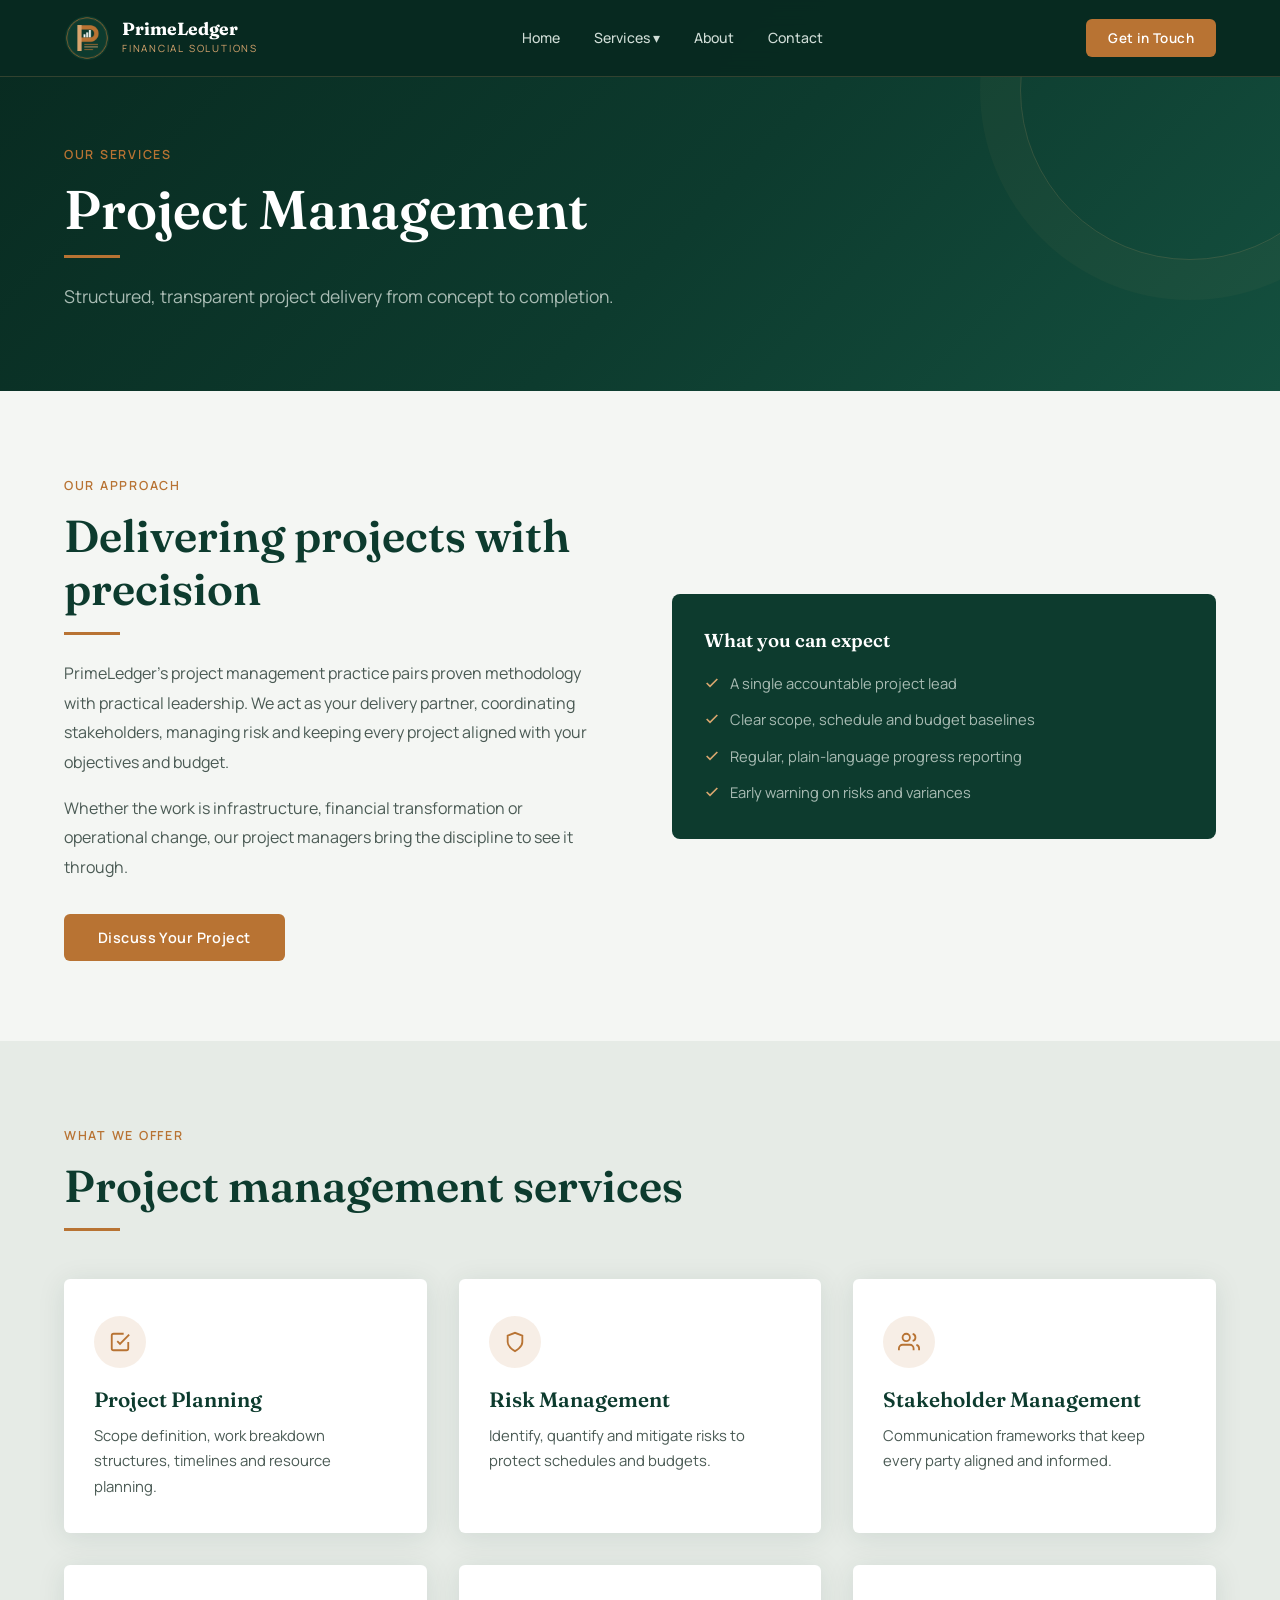
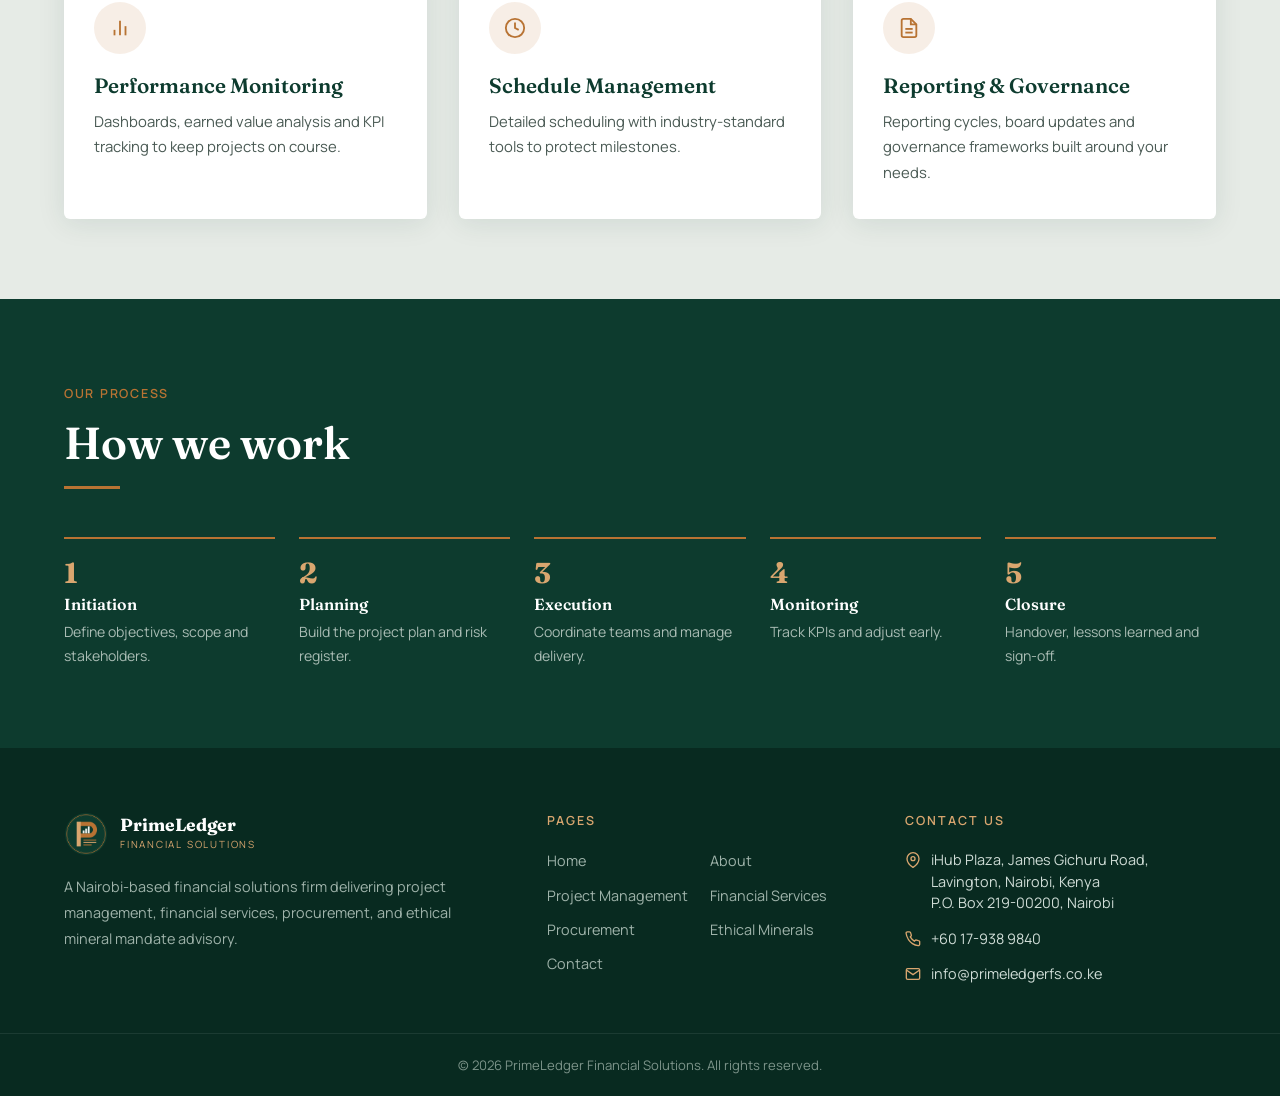
<file: project-management.html>
<!DOCTYPE html>
<html lang="en">
<head>
  <meta charset="UTF-8">
  <meta name="viewport" content="width=device-width, initial-scale=1.0">
  <title>Project Management | PrimeLedger Financial Solutions</title>
  <meta name="description" content="PrimeLedger Financial Solutions — project management, financial services, procurement and ethical mineral mandate advisory in Nairobi, Kenya.">
  <link rel="stylesheet" href="style.css">
  <link rel="icon" href="logo.png" type="image/png">
</head>
<body>
  <div id="header-placeholder"></div>
  <main>
    <section class="page-hero"><div class="container">
      <span class="section__label">Our Services</span><h1>Project Management</h1><div class="gold-bar"></div><p>Structured, transparent project delivery from concept to completion.</p>
    </div></section>
    <section class="section"><div class="container split">
      <div class="lead"><span class="section__label">Our Approach</span><h2 class="section__title">Delivering projects with precision</h2><div class="gold-bar"></div>
        <p>PrimeLedger’s project management practice pairs proven methodology with practical leadership. We act as your delivery partner, coordinating stakeholders, managing risk and keeping every project aligned with your objectives and budget.</p>
        <p>Whether the work is infrastructure, financial transformation or operational change, our project managers bring the discipline to see it through.</p>
        <a href="contact.html" class="btn btn--gold mt">Discuss Your Project</a></div>
      <div class="panel"><h3>What you can expect</h3><ul class="ticks"><li><svg width="16" height="16" fill="none" stroke="#D9A66F" stroke-width="2.5" viewBox="0 0 24 24"><polyline points="20 6 9 17 4 12"/></svg><span>A single accountable project lead</span></li><li><svg width="16" height="16" fill="none" stroke="#D9A66F" stroke-width="2.5" viewBox="0 0 24 24"><polyline points="20 6 9 17 4 12"/></svg><span>Clear scope, schedule and budget baselines</span></li><li><svg width="16" height="16" fill="none" stroke="#D9A66F" stroke-width="2.5" viewBox="0 0 24 24"><polyline points="20 6 9 17 4 12"/></svg><span>Regular, plain-language progress reporting</span></li><li><svg width="16" height="16" fill="none" stroke="#D9A66F" stroke-width="2.5" viewBox="0 0 24 24"><polyline points="20 6 9 17 4 12"/></svg><span>Early warning on risks and variances</span></li></ul></div>
    </div></section>

    <section class="section section--alt"><div class="container">
      <span class="section__label">What We Offer</span><h2 class="section__title">Project management services</h2><div class="gold-bar"></div>
      <div class="grid-3 mtop">
        <div class="card"><div class="card__icon"><svg width="22" height="22" fill="none" stroke="currentColor" stroke-width="2" viewBox="0 0 24 24"><path d="M9 11l3 3L22 4"/><path d="M21 12v7a2 2 0 01-2 2H5a2 2 0 01-2-2V5a2 2 0 012-2h11"/></svg></div><h3>Project Planning</h3><p>Scope definition, work breakdown structures, timelines and resource planning.</p></div>
        <div class="card"><div class="card__icon"><svg width="22" height="22" fill="none" stroke="currentColor" stroke-width="2" viewBox="0 0 24 24"><path d="M12 22s8-4 8-10V5l-8-3-8 3v7c0 6 8 10 8 10z"/></svg></div><h3>Risk Management</h3><p>Identify, quantify and mitigate risks to protect schedules and budgets.</p></div>
        <div class="card"><div class="card__icon"><svg width="22" height="22" fill="none" stroke="currentColor" stroke-width="2" viewBox="0 0 24 24"><path d="M17 21v-2a4 4 0 00-4-4H5a4 4 0 00-4 4v2"/><circle cx="9" cy="7" r="4"/><path d="M23 21v-2a4 4 0 00-3-3.87M16 3.13a4 4 0 010 7.75"/></svg></div><h3>Stakeholder Management</h3><p>Communication frameworks that keep every party aligned and informed.</p></div>
        <div class="card"><div class="card__icon"><svg width="22" height="22" fill="none" stroke="currentColor" stroke-width="2" viewBox="0 0 24 24"><line x1="18" y1="20" x2="18" y2="10"/><line x1="12" y1="20" x2="12" y2="4"/><line x1="6" y1="20" x2="6" y2="14"/></svg></div><h3>Performance Monitoring</h3><p>Dashboards, earned value analysis and KPI tracking to keep projects on course.</p></div>
        <div class="card"><div class="card__icon"><svg width="22" height="22" fill="none" stroke="currentColor" stroke-width="2" viewBox="0 0 24 24"><circle cx="12" cy="12" r="10"/><polyline points="12 6 12 12 16 14"/></svg></div><h3>Schedule Management</h3><p>Detailed scheduling with industry-standard tools to protect milestones.</p></div>
        <div class="card"><div class="card__icon"><svg width="22" height="22" fill="none" stroke="currentColor" stroke-width="2" viewBox="0 0 24 24"><path d="M14 2H6a2 2 0 00-2 2v16a2 2 0 002 2h12a2 2 0 002-2V8z"/><polyline points="14 2 14 8 20 8"/><line x1="16" y1="13" x2="8" y2="13"/><line x1="16" y1="17" x2="8" y2="17"/></svg></div><h3>Reporting &amp; Governance</h3><p>Reporting cycles, board updates and governance frameworks built around your needs.</p></div>
      </div>
    </div></section>

    <section class="section section--dark"><div class="container">
      <span class="section__label">Our Process</span><h2 class="section__title">How we work</h2><div class="gold-bar"></div>
      <div class="steps"><div class="step"><span>1</span><h4>Initiation</h4><p>Define objectives, scope and stakeholders.</p></div><div class="step"><span>2</span><h4>Planning</h4><p>Build the project plan and risk register.</p></div><div class="step"><span>3</span><h4>Execution</h4><p>Coordinate teams and manage delivery.</p></div><div class="step"><span>4</span><h4>Monitoring</h4><p>Track KPIs and adjust early.</p></div><div class="step"><span>5</span><h4>Closure</h4><p>Handover, lessons learned and sign-off.</p></div></div>
    </div></section>
  </main>
  <div id="footer-placeholder"></div>
  <script src="components.js"></script>
</body>
</html>
</file>
<file: style.css>
/* PrimeLedger Financial Solutions — Global Stylesheet */
@import url('https://fonts.googleapis.com/css2?family=Fraunces:opsz,wght@9..144,400;9..144,500;9..144,600;9..144,700&family=Manrope:wght@300;400;500;600;700&display=swap');
:root{--em:#0D3B2E;--em-mid:#14503F;--em-deep:#082a20;--cu:#B87333;--cu-light:#D9A66F;--bg:#F4F6F3;--bg-dark:#E6EBE6;--slate:#4A5A54;--white:#fff;--shadow:0 4px 28px rgba(13,59,46,.10);--r:6px;--t:.3s cubic-bezier(.4,0,.2,1)}
*,*::before,*::after{box-sizing:border-box;margin:0;padding:0}
html{scroll-behavior:smooth}
body{font-family:'Manrope',sans-serif;background:var(--bg);color:var(--em);line-height:1.7;min-height:100vh;display:flex;flex-direction:column}
main{flex:1}
h1,h2,h3,h4{font-family:'Fraunces',serif;font-weight:600;line-height:1.2;color:var(--em)}
a{color:inherit;text-decoration:none}
img{max-width:100%;display:block}
ul{list-style:none}
:focus-visible{outline:2px solid var(--cu);outline-offset:3px}
.container{width:90%;max-width:1200px;margin-inline:auto}
.section{padding:80px 0}
.section--dark{background:var(--em);color:#fff}
.section--dark h2,.section--dark h3,.section--dark h4{color:#fff}
.section--alt{background:var(--bg-dark)}
.section__label{display:inline-block;font-size:.78rem;font-weight:600;letter-spacing:.14em;text-transform:uppercase;color:var(--cu);margin-bottom:12px}
.section__title{font-size:clamp(1.9rem,4vw,2.8rem);margin-bottom:16px}
.section__subtitle{font-size:1.05rem;color:var(--slate);max-width:620px;margin-bottom:48px}
.lead p{color:var(--slate);line-height:1.85}.lead p+p{margin-top:16px}
.gold-bar{width:56px;height:3px;background:var(--cu);margin:12px 0 24px}
.btn{display:inline-block;padding:14px 34px;border-radius:var(--r);font:600 .9rem 'Manrope',sans-serif;letter-spacing:.03em;cursor:pointer;border:none;transition:var(--t)}
.btn--gold{background:var(--cu);color:#fff}.btn--gold:hover{background:var(--cu-light);color:var(--em);transform:translateY(-2px);box-shadow:0 8px 24px rgba(184,115,51,.35)}
.btn--outline{background:transparent;color:#fff;border:2px solid var(--cu)}.btn--outline:hover{background:var(--cu)}
.btn--full{width:100%;text-align:center}
.mt{margin-top:32px}
/* cards */
.card{background:var(--white);border-radius:var(--r);padding:34px 30px;box-shadow:var(--shadow);transition:var(--t);border-top:3px solid transparent}
.card:hover{transform:translateY(-5px);border-top-color:var(--cu)}
.card h3{margin-bottom:10px;font-size:1.3rem}.card p{color:var(--slate);font-size:.93rem}
.card__icon{width:52px;height:52px;background:rgba(184,115,51,.12);border-radius:50%;display:flex;align-items:center;justify-content:center;margin-bottom:20px;color:var(--cu)}
.card--dark{background:rgba(255,255,255,.05);border:1px solid rgba(217,166,111,.2);box-shadow:none}
.card--dark h3{color:#fff}.card--dark p{color:#a9bcb4}
.grid-2{display:grid;grid-template-columns:repeat(2,1fr);gap:32px}
.grid-3{display:grid;grid-template-columns:repeat(3,1fr);gap:32px}
.grid-4{display:grid;grid-template-columns:repeat(4,1fr);gap:24px}
.split{display:grid;grid-template-columns:1fr 1fr;gap:64px;align-items:center}
.mtop{margin-top:48px}
/* page hero */
.page-hero{background:linear-gradient(135deg,var(--em-deep),var(--em) 55%,var(--em-mid));padding:140px 0 80px;position:relative;overflow:hidden}
.page-hero::after{content:'';position:absolute;right:-80px;top:-80px;width:340px;height:340px;border:1px solid rgba(217,166,111,.18);border-radius:50%;box-shadow:0 0 0 40px rgba(217,166,111,.04)}
.page-hero .container{position:relative;z-index:1}
.page-hero h1{color:#fff;font-size:clamp(2.2rem,5vw,3.4rem)}
.page-hero p{color:#a9bcb4;font-size:1.1rem;margin-top:16px;max-width:620px}
/* home hero */
.hero{position:relative;min-height:100vh;display:flex;align-items:center;background:linear-gradient(135deg,var(--em-deep),var(--em) 55%,var(--em-mid));overflow:hidden}
.hero::before{content:'';position:absolute;inset:0;background:radial-gradient(ellipse 60% 70% at 85% 50%,rgba(184,115,51,.22),transparent 65%)}
.hero__content{position:relative;z-index:1;padding:120px 0 80px}
.hero__title{font-size:clamp(2.8rem,6vw,4.8rem);color:#fff;line-height:1.08}
.hero__sub{color:#a9bcb4;font-size:1.1rem;max-width:560px;margin:8px 0 38px}
.hero__actions{display:flex;gap:16px;flex-wrap:wrap}
.stats{background:var(--white);border-bottom:1px solid var(--bg-dark);padding:40px 0}
.stats__grid{display:grid;grid-template-columns:repeat(4,1fr);gap:24px;text-align:center}
.stat__num{display:block;font:700 2.1rem 'Fraunces',serif;color:var(--em);line-height:1.1}
.stat__label{display:block;font-size:.8rem;font-weight:500;color:var(--slate);margin-top:6px}
.service-card{display:block}.service-card__link{display:inline-block;margin-top:18px;color:var(--cu);font-size:.88rem;font-weight:700}
.pillar__num{font:700 3rem 'Fraunces',serif;color:rgba(217,166,111,.3);line-height:1;margin-bottom:12px}
.pillar h3{margin-bottom:10px}.pillar p{color:#a9bcb4}
.cta{background:linear-gradient(135deg,var(--cu),#8f5624);padding:64px 0}
.cta__inner{display:flex;align-items:center;justify-content:space-between;gap:32px;flex-wrap:wrap}
.cta h2{color:#fff;font-size:clamp(1.5rem,3vw,2.2rem)}.cta p{color:rgba(255,255,255,.85);margin-top:8px}
.cta .btn--gold{background:var(--em);white-space:nowrap}.cta .btn--gold:hover{background:var(--em-deep);color:#fff}
.cta--dark{background:var(--em);text-align:center}.cta--dark .cta__inner{flex-direction:column}.cta--dark .btn--gold{background:var(--cu)}
/* placeholders / lists */
.panel{background:var(--em);border-radius:8px;padding:36px 32px;color:#a9bcb4}
.panel h3{color:#fff;margin-bottom:20px}
.ticks{display:flex;flex-direction:column;gap:14px}
.ticks li{display:flex;gap:10px;align-items:flex-start;font-size:.92rem;line-height:1.5}
.ticks svg{flex-shrink:0;margin-top:3px}
.ticks--light li{color:var(--slate)}.ticks--light h4{font-size:1rem;color:var(--em);margin-bottom:2px}
.ticks--light li{gap:16px}
.tick-dot{width:36px;height:36px;flex-shrink:0;border-radius:50%;background:rgba(184,115,51,.12);display:flex;align-items:center;justify-content:center;color:var(--cu)}
.tags{display:flex;flex-wrap:wrap;gap:12px}
.tag{border:1px solid rgba(217,166,111,.35);background:rgba(217,166,111,.08);color:var(--cu-light);padding:10px 22px;border-radius:40px;font-size:.88rem;font-weight:500}
.diff{display:flex;gap:22px;align-items:flex-start}
.diff__num{font:700 2.8rem 'Fraunces',serif;color:rgba(184,115,51,.3);line-height:1;width:52px;flex-shrink:0}
.diff h3{margin-bottom:8px}.diff p{color:var(--slate);font-size:.94rem}
.mv{background:rgba(255,255,255,.05);border:1px solid rgba(217,166,111,.2);border-radius:8px;padding:34px 28px}
.mv p{color:#a9bcb4;font-size:.94rem}.mv h3{margin-bottom:12px}
.steps{display:grid;grid-template-columns:repeat(5,1fr);gap:24px;margin-top:48px}
.step{border-top:2px solid var(--cu);padding-top:16px}
.step span{font:700 1.8rem 'Fraunces',serif;color:var(--cu-light)}
.step h4{margin:4px 0 6px}.step p{color:#a9bcb4;font-size:.88rem}
.quote{background:var(--cu);padding:60px 0;text-align:center}
.quote blockquote{font:italic 500 clamp(1.2rem,2.5vw,1.7rem)/1.6 'Fraunces',serif;color:#fff;max-width:800px;margin:0 auto}
.quote cite{display:block;margin-top:16px;font-size:.85rem;font-weight:600;letter-spacing:.08em;color:rgba(255,255,255,.8);font-style:normal}
.map{border:0;width:100%;height:280px;border-radius:8px;margin-top:32px;box-shadow:var(--shadow)}
.addr-card{background:var(--white);border-left:3px solid var(--cu);border-radius:var(--r);padding:20px 24px;box-shadow:var(--shadow);margin-top:32px;font-size:.92rem;color:var(--slate)}
/* forms */
.form-group{margin-bottom:22px}
.form-group label{display:block;font-size:.82rem;font-weight:600;margin-bottom:8px}
.form-group input,.form-group textarea,.form-group select{width:100%;padding:14px 18px;border:1.5px solid var(--bg-dark);border-radius:var(--r);font:.95rem 'Manrope',sans-serif;color:var(--em);background:#fff;transition:var(--t)}
.form-group input:focus,.form-group textarea:focus,.form-group select:focus{outline:none;border-color:var(--cu);box-shadow:0 0 0 3px rgba(184,115,51,.15)}
.form-group textarea{min-height:140px;resize:vertical}
.form-msg{margin-top:16px;padding:14px 20px;border-radius:6px;font-size:.9rem;font-weight:500;display:none}
.form-msg--ok{background:#f0fdf4;color:#166534;border:1px solid #bbf7d0}.form-msg--err{background:#fef2f2;color:#991b1b;border:1px solid #fecaca}
.info{display:flex;flex-direction:column;gap:30px;margin-top:36px}
.info__item{display:flex;gap:18px}
.info__icon{width:44px;height:44px;flex-shrink:0;border-radius:50%;background:rgba(184,115,51,.1);border:1px solid rgba(184,115,51,.25);display:flex;align-items:center;justify-content:center;color:var(--cu)}
.info__item h4{font-size:.98rem;margin-bottom:2px}.info__item p{color:var(--slate);font-size:.92rem}.info__item a:hover{color:var(--cu)}
/* header */
.site-header{position:fixed;top:0;left:0;right:0;z-index:1000;background:rgba(8,42,32,.97);backdrop-filter:blur(12px);border-bottom:1px solid rgba(217,166,111,.2)}
.site-header.scrolled{box-shadow:0 4px 30px rgba(0,0,0,.25)}
.header__inner{display:flex;align-items:center;justify-content:space-between;height:76px;gap:24px}
.header__brand,.footer__brand-link{display:flex;align-items:center;gap:12px}
.header__logo{width:46px;height:46px;object-fit:contain}
.brand-name{display:block;font:700 1.1rem 'Fraunces',serif;color:#fff;line-height:1.15}
.brand-sub{display:block;font-size:.62rem;color:var(--cu-light);text-transform:uppercase;letter-spacing:.18em}
.header__nav{flex:1;display:flex;justify-content:center}
.header__nav-list{display:flex;gap:6px;align-items:center}
.nav-link{display:inline-block;color:#cfdcd6;padding:8px 14px;border-radius:4px;font-size:.88rem;font-weight:500}
.nav-link:hover,.nav-link.active{background:rgba(217,166,111,.12);color:#fff}
.has-dropdown{position:relative}
.dropdown{display:none;position:absolute;top:100%;left:0;background:var(--em-deep);min-width:230px;padding:8px 0;border:1px solid rgba(217,166,111,.25);box-shadow:0 16px 40px rgba(0,0,0,.3)}
.dropdown a{display:block;padding:10px 18px;color:#cfdcd6;font-size:.88rem}
.dropdown a:hover{background:rgba(217,166,111,.1);color:var(--cu-light)}
.header__actions{display:flex;align-items:center;gap:16px}
.header__cta{padding:10px 22px;font-size:.84rem}
.header__toggle{display:none;flex-direction:column;gap:5px;background:none;border:none;cursor:pointer;padding:6px}
.header__toggle span{width:24px;height:2px;background:var(--cu-light);transition:var(--t)}
.header__toggle.open span:nth-child(1){transform:translateY(7px) rotate(45deg)}
.header__toggle.open span:nth-child(2){opacity:0}
.header__toggle.open span:nth-child(3){transform:translateY(-7px) rotate(-45deg)}
@media(min-width:901px){.has-dropdown:hover .dropdown,.has-dropdown:focus-within .dropdown{display:block}}
/* footer */
.site-footer{background:var(--em-deep);color:#9fb3aa;font-size:.9rem}
.footer__top{display:grid;grid-template-columns:1.4fr 1fr 1fr;gap:48px;padding:64px 0 48px}
.footer__logo{width:44px;height:44px;object-fit:contain}
.footer__brand-link{margin-bottom:18px}
.footer__desc{line-height:1.8}
.footer__heading{font:600 .78rem 'Manrope',sans-serif;letter-spacing:.16em;text-transform:uppercase;color:var(--cu-light);margin-bottom:20px}
.footer__grid{display:grid;grid-template-columns:1fr 1fr;gap:10px 16px}
.footer__grid a:hover,.footer__contact a:hover{color:var(--cu-light)}
.footer__contact{display:flex;flex-direction:column;gap:14px}
.footer__contact li{display:flex;gap:10px;line-height:1.5;color:#cfdcd6}
.footer__contact svg{flex-shrink:0;margin-top:3px;color:var(--cu-light)}
.footer__bottom{border-top:1px solid rgba(255,255,255,.08);padding:20px 0;text-align:center;font-size:.82rem;color:#7d948a}
/* responsive */
@media(max-width:900px){
 .grid-3,.grid-4{grid-template-columns:repeat(2,1fr)}
 .split{grid-template-columns:1fr;gap:40px}
 .steps{grid-template-columns:1fr 1fr}
 .footer__top{grid-template-columns:1fr 1fr}.footer__top>:first-child{grid-column:1/-1}
 .header__cta{display:none}.header__toggle{display:flex}
 .header__nav{position:absolute;top:76px;left:0;right:0;background:var(--em-deep);display:none;border-bottom:1px solid rgba(217,166,111,.2)}
 .header__nav.open{display:block}
 .header__nav-list{flex-direction:column;align-items:stretch;padding:12px 0}
 .nav-link{display:block;padding:14px 24px}
 .dropdown{position:static;border:none;box-shadow:none;background:rgba(255,255,255,.03);padding-left:16px}
 .has-dropdown.mobile-open .dropdown{display:block}
}
@media(max-width:640px){
 .grid-2,.grid-3,.grid-4,.footer__top{grid-template-columns:1fr}
 .section{padding:60px 0}.stats__grid{grid-template-columns:1fr 1fr}.steps{grid-template-columns:1fr}
 .cta__inner{flex-direction:column;text-align:center}
}
@media(prefers-reduced-motion:reduce){*{transition:none!important;scroll-behavior:auto!important}}
</file>
